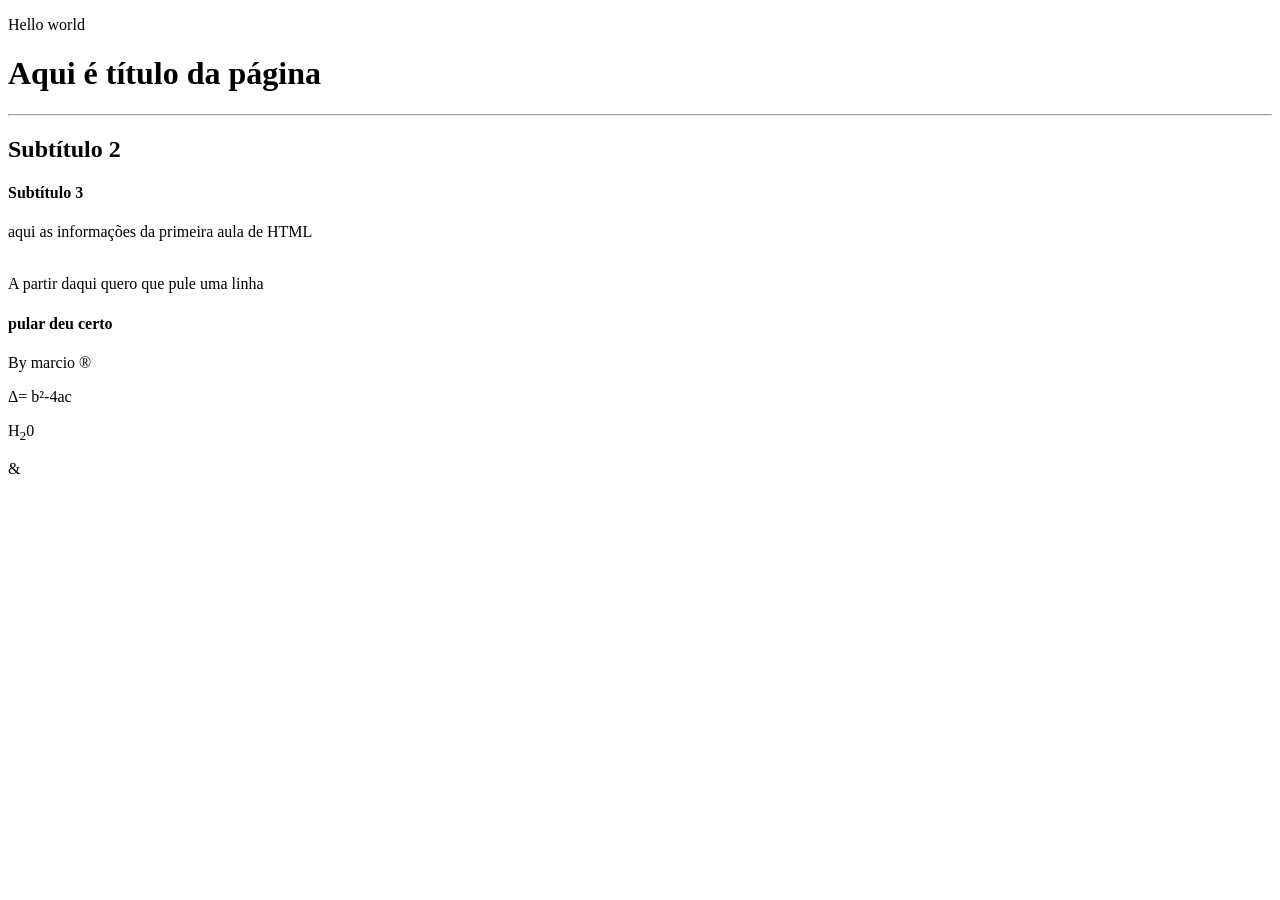
<file: Aula01/index.html>
<!DOCTYPE html>
<html lang="pt-br">
<head>
    <meta charset="UTF-8">
    <meta name="viewport" content="width=H, initial-scale=1.0">
    <title>Document</title>
</head>
<body>
      

    <p>Hello world </p>
    <h1>Aqui é título da página</h1>
    <hr>
    <h2>Subtítulo 2 </h2>
    <h4>Subtítulo 3 </h4>
    <p>aqui as informações da primeira aula de HTML</p>
        <br>
        A partir daqui quero que pule uma linha
        <br>
    <h4>pular deu certo</h4>
    <p> By marcio &reg</p>
     <p1>&Delta;</p1>= b²-4ac
     <p>H<sub>2</sub>0 <p></p>
      <p></p> &<div id="x1f60x"></div> <p></p>























       </body>
</html>
</file>
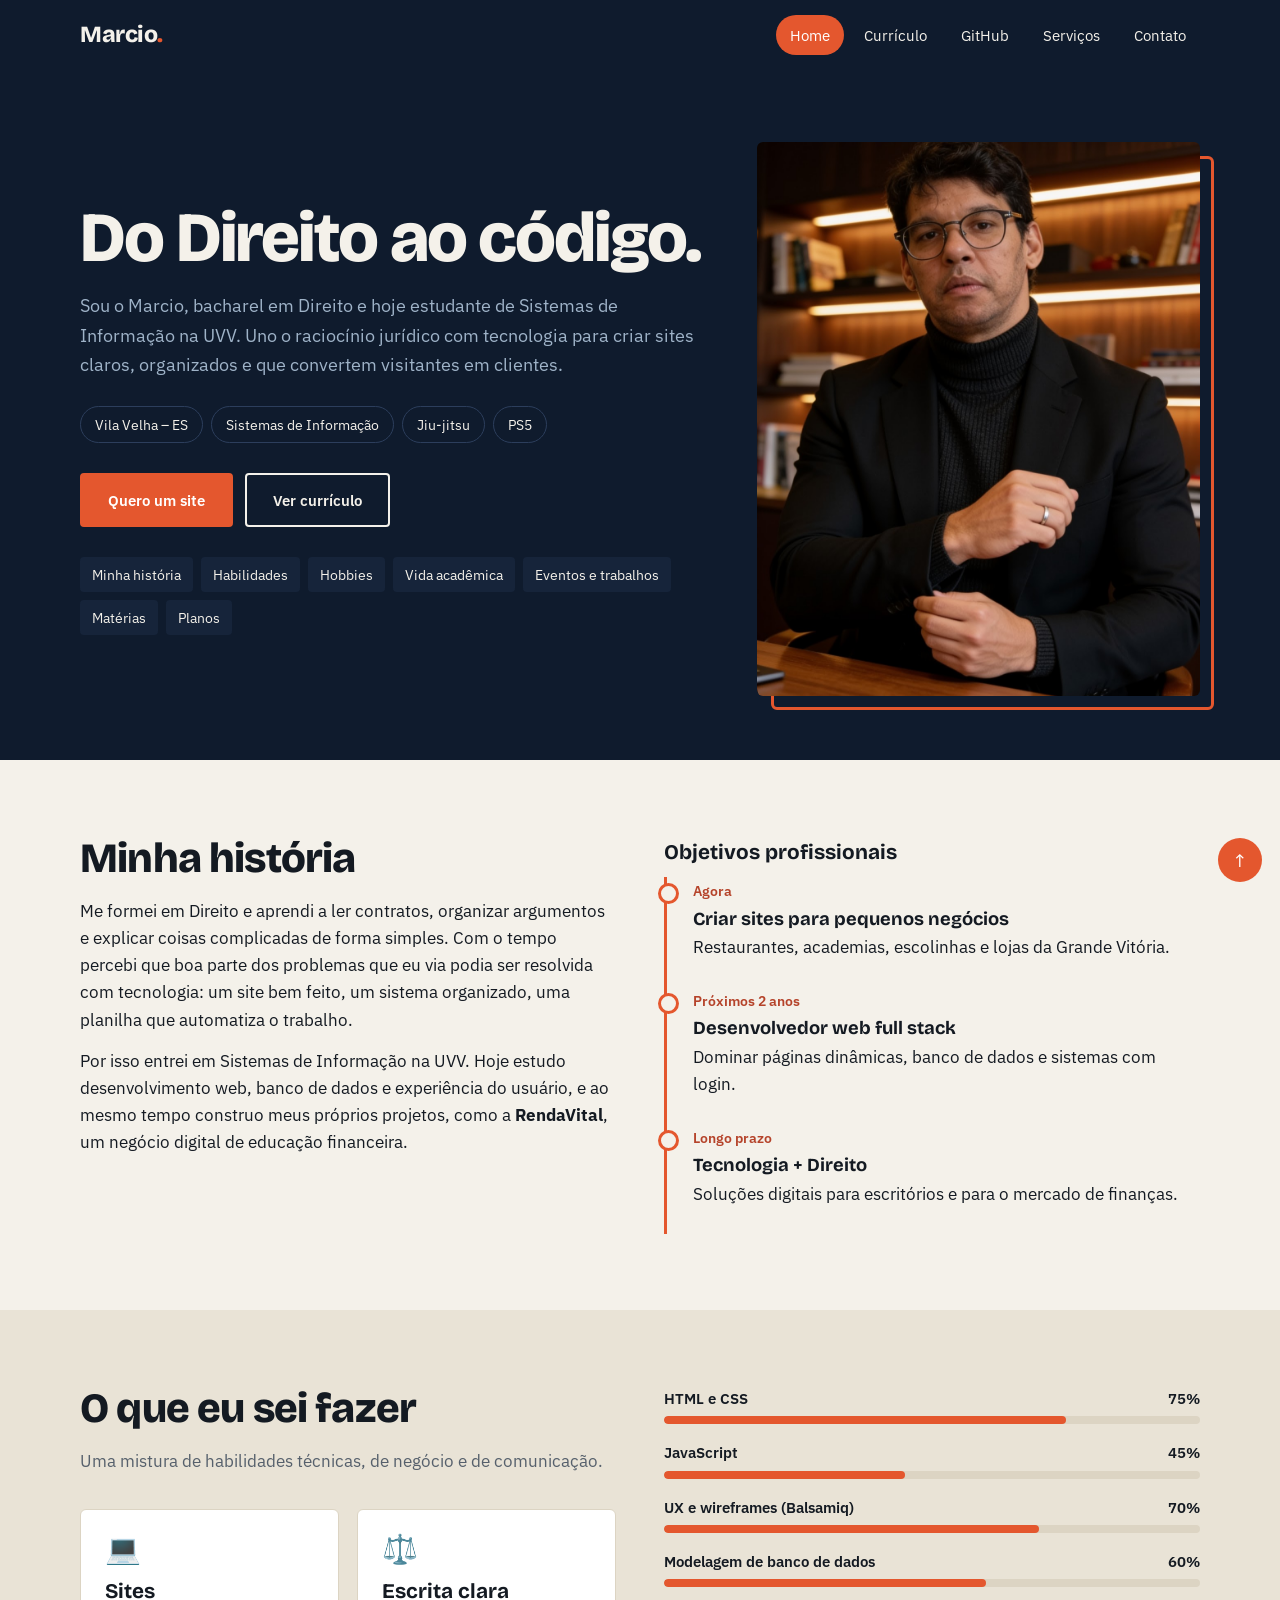
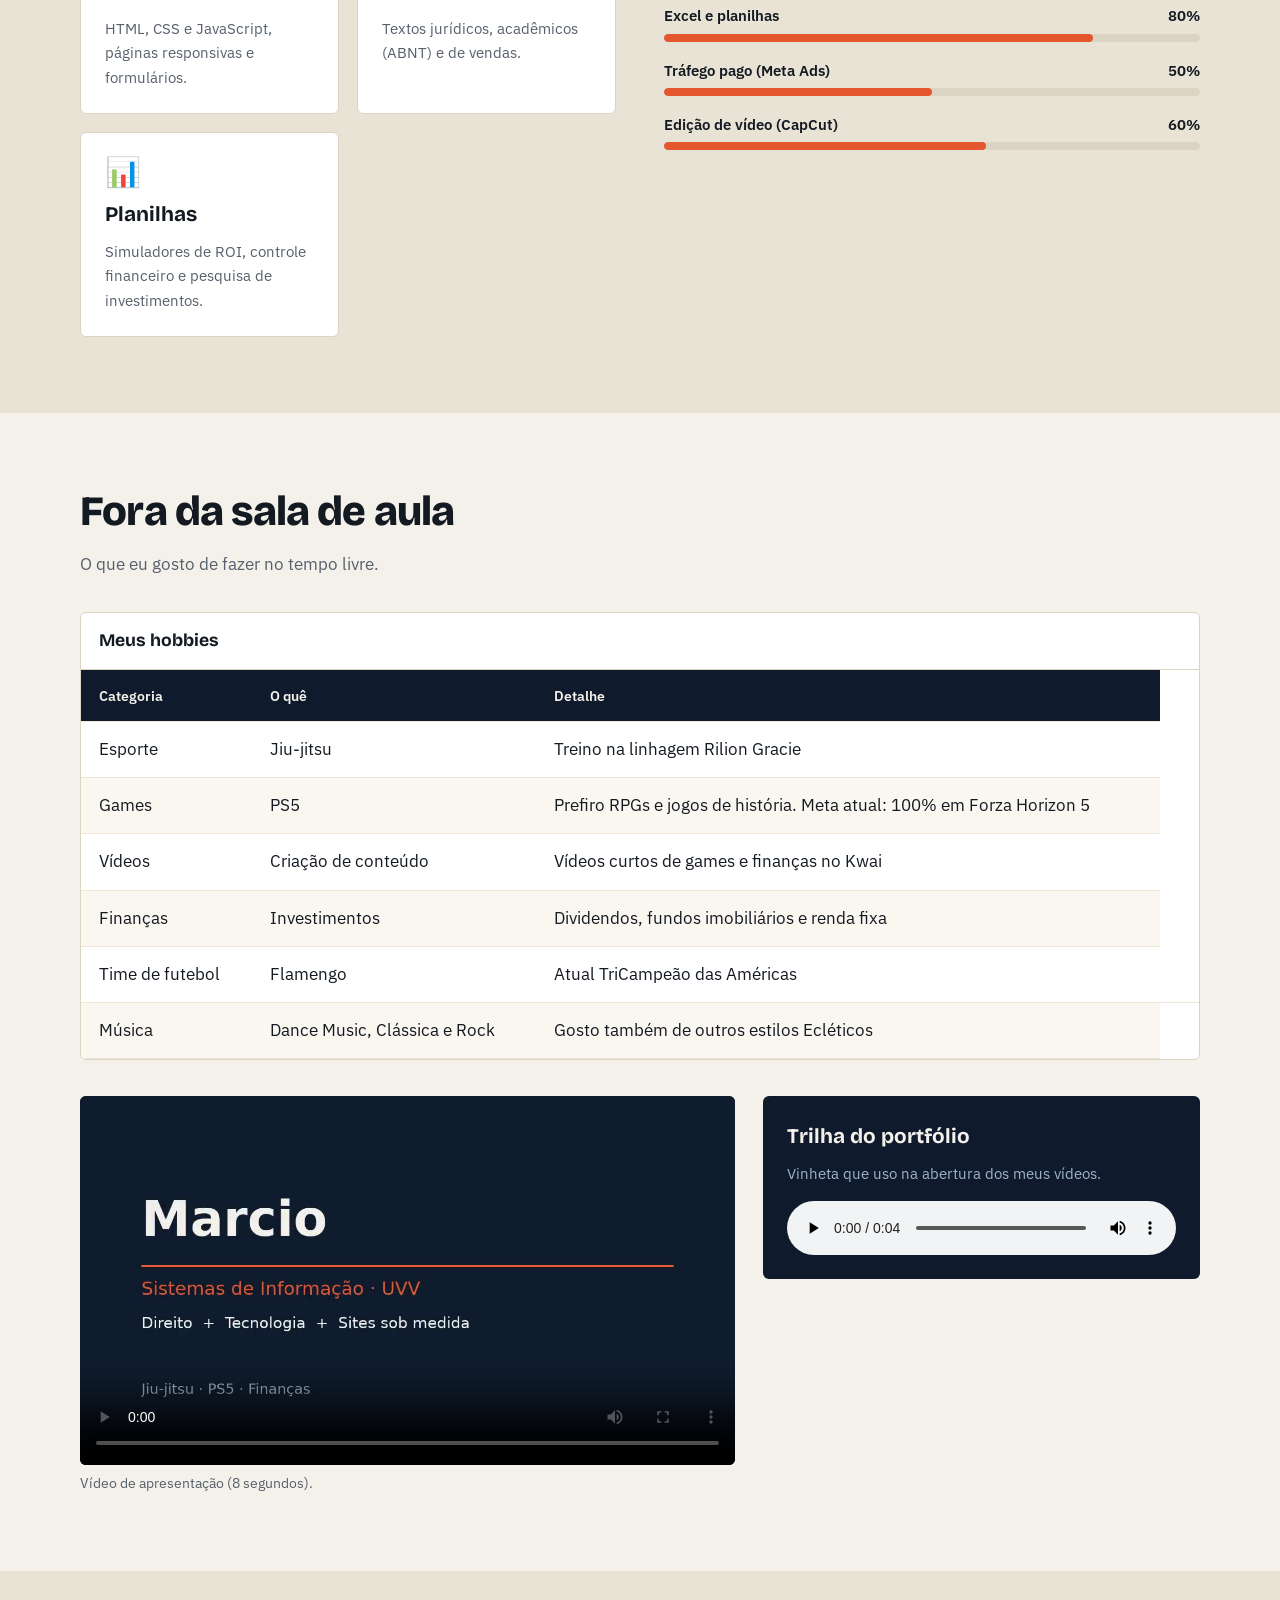
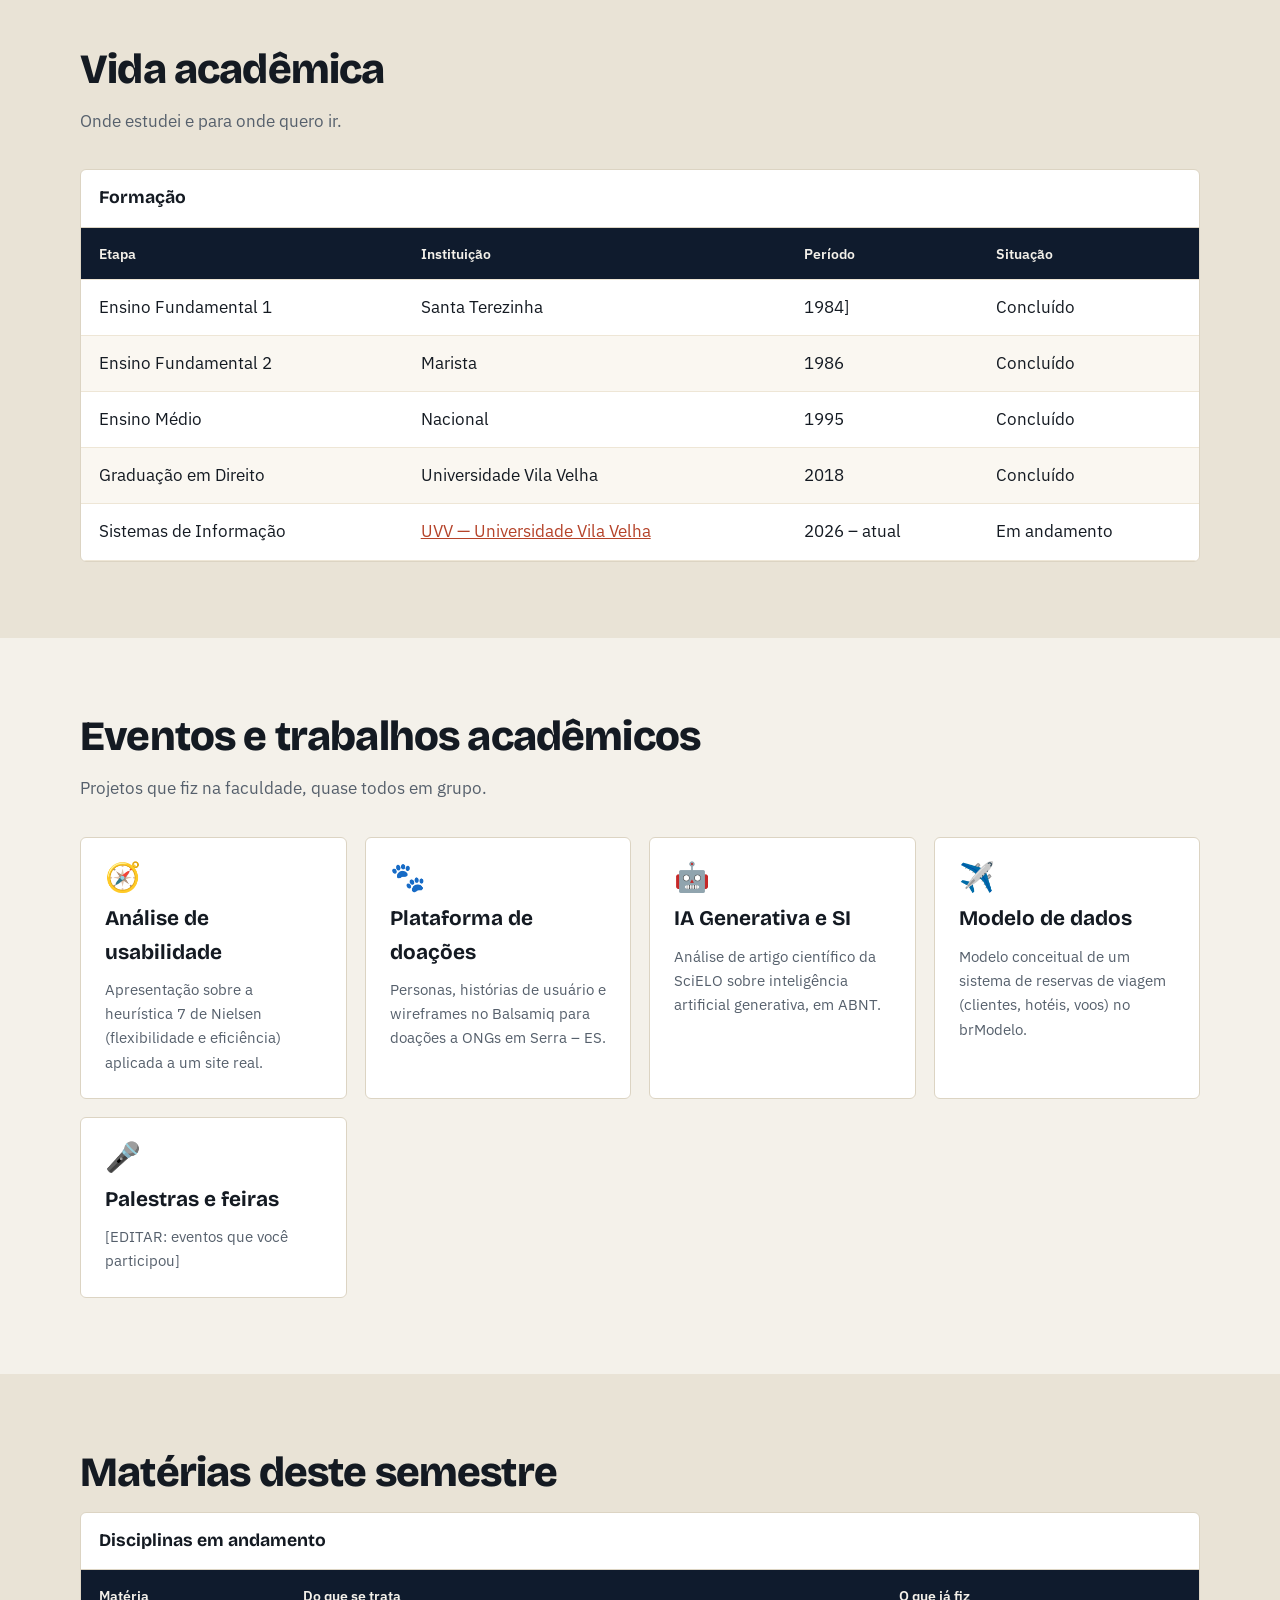
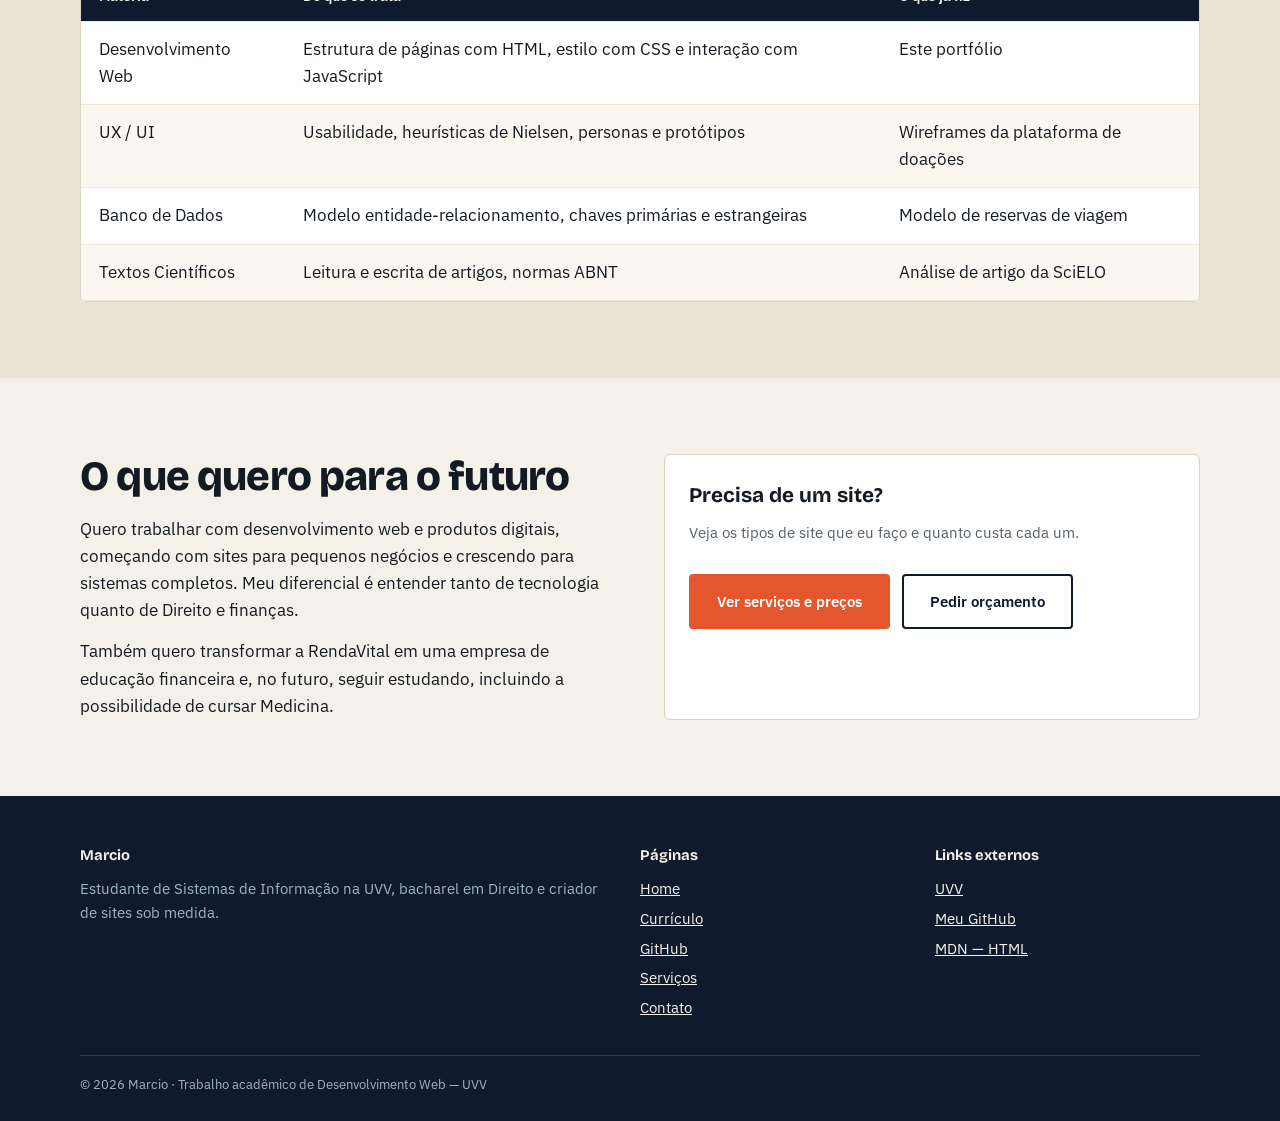
<file: landpagemarcio/index.html>
<!DOCTYPE html>
<html lang="pt-BR">
<head>
  <meta charset="UTF-8">
  <meta name="viewport" content="width=device-width, initial-scale=1.0">
  <meta name="description" content="Marcio — estudante de Sistemas de Informação na UVV. Portfólio, currículo e criação de sites.">
  <title>Home | Marcio</title>
  <link rel="preconnect" href="https://fonts.googleapis.com">
  <link rel="preconnect" href="https://fonts.gstatic.com" crossorigin>
  <link href="https://fonts.googleapis.com/css2?family=Bricolage+Grotesque:opsz,wght@12..96,700;12..96,800&family=IBM+Plex+Sans:wght@400;600&display=swap" rel="stylesheet">
  <link rel="stylesheet" href="css/style.css">
</head>
<body id="topo">
  <header class="topo">
    <div class="container">
      <a href="index.html" class="marca">Marcio<span>.</span></a>
      <input type="checkbox" id="menu-toggle">
      <label for="menu-toggle" class="menu-botao" aria-label="Abrir menu">☰</label>
      <nav class="menu" aria-label="Menu principal">
        <ul>
          <li><a href="index.html" class="ativo" aria-current="page">Home</a></li>
          <li><a href="curriculo.html">Currículo</a></li>
          <li><a href="github.html">GitHub</a></li>
          <li><a href="servicos.html">Serviços</a></li>
          <li><a href="contato.html">Contato</a></li>
        </ul>
      </nav>
    </div>
  </header>

  <main>
    <!-- 1a/1b: foto + história -->
    <section class="cabecalho hero">
      <div class="container">
        <div>
          <h1>Do Direito ao código.</h1>
          <p>Sou o Marcio, bacharel em Direito e hoje estudante de Sistemas de Informação na UVV. Uno o raciocínio jurídico com tecnologia para criar sites claros, organizados e que convertem visitantes em clientes.</p>
          <div class="selo"><span>Vila Velha – ES</span><span>Sistemas de Informação</span><span>Jiu-jitsu</span><span>PS5</span></div>
          <div class="acoes">
            <a href="servicos.html" class="botao">Quero um site</a>
            <a href="curriculo.html" class="botao linha">Ver currículo</a>
          </div>
          <nav class="indice" aria-label="Nesta página">
            <a href="#historia">Minha história</a>
            <a href="#habilidades">Habilidades</a>
            <a href="#hobbies">Hobbies</a>
            <a href="#academica">Vida acadêmica</a>
            <a href="#eventos">Eventos e trabalhos</a>
            <a href="#materias">Matérias</a>
            <a href="#futuro">Planos</a>
          </nav>
        </div>
        <figure class="foto">
          <img src="assets/img/foto.jpg" alt="Foto de Marcio">
        </figure>
      </div>
    </section>

    <section id="historia">
      <div class="container duas">
        <div>
          <h2>Minha história</h2>
          <p>Me formei em Direito e aprendi a ler contratos, organizar argumentos e explicar coisas complicadas de forma simples. Com o tempo percebi que boa parte dos problemas que eu via podia ser resolvida com tecnologia: um site bem feito, um sistema organizado, uma planilha que automatiza o trabalho.</p>
          <p>Por isso entrei em Sistemas de Informação na UVV. Hoje estudo desenvolvimento web, banco de dados e experiência do usuário, e ao mesmo tempo construo meus próprios projetos, como a <strong>RendaVital</strong>, um negócio digital de educação financeira.</p>
        </div>
        <div>
          <h3>Objetivos profissionais</h3>
          <ul class="timeline">
            <li><span class="quando">Agora</span><strong>Criar sites para pequenos negócios</strong>Restaurantes, academias, escolinhas e lojas da Grande Vitória.</li>
            <li><span class="quando">Próximos 2 anos</span><strong>Desenvolvedor web full stack</strong>Dominar páginas dinâmicas, banco de dados e sistemas com login.</li>
            <li><span class="quando">Longo prazo</span><strong>Tecnologia + Direito</strong>Soluções digitais para escritórios e para o mercado de finanças.</li>
          </ul>
        </div>
      </div>
    </section>

    <!-- 1c: habilidades -->
    <section class="alt" id="habilidades">
      <div class="container duas">
        <div>
          <h2>O que eu sei fazer</h2>
          <p class="intro">Uma mistura de habilidades técnicas, de negócio e de comunicação.</p>
          <div class="cards">
            <div class="card"><span class="icone">💻</span><h3>Sites</h3><p>HTML, CSS e JavaScript, páginas responsivas e formulários.</p></div>
            <div class="card"><span class="icone">⚖️</span><h3>Escrita clara</h3><p>Textos jurídicos, acadêmicos (ABNT) e de vendas.</p></div>
            <div class="card"><span class="icone">📊</span><h3>Planilhas</h3><p>Simuladores de ROI, controle financeiro e pesquisa de investimentos.</p></div>
          </div>
        </div>
        <ul class="habilidades" aria-label="Nível das habilidades">
          <li><span class="nome">HTML e CSS <span>75%</span></span><div class="barra"><span style="width:75%"></span></div></li>
          <li><span class="nome">JavaScript <span>45%</span></span><div class="barra"><span style="width:45%"></span></div></li>
          <li><span class="nome">UX e wireframes (Balsamiq) <span>70%</span></span><div class="barra"><span style="width:70%"></span></div></li>
          <li><span class="nome">Modelagem de banco de dados <span>60%</span></span><div class="barra"><span style="width:60%"></span></div></li>
          <li><span class="nome">Excel e planilhas <span>80%</span></span><div class="barra"><span style="width:80%"></span></div></li>
          <li><span class="nome">Tráfego pago (Meta Ads) <span>50%</span></span><div class="barra"><span style="width:50%"></span></div></li>
          <li><span class="nome">Edição de vídeo (CapCut) <span>60%</span></span><div class="barra"><span style="width:60%"></span></div></li>
        </ul>
      </div>
    </section>

    <!-- 1d: hobbies, esporte, música, vídeo, time -->
    <section id="hobbies">
      <div class="container">
        <h2>Fora da sala de aula</h2>
        <p class="intro">O que eu gosto de fazer no tempo livre.</p>
        <div class="tabela-wrap">
          <table>
            <caption>Meus hobbies</caption>
            <thead><tr><th>Categoria</th><th>O quê</th><th>Detalhe</th></tr></thead>
            <tbody>
              <tr><td>Esporte</td><td>Jiu-jitsu</td><td>Treino na linhagem Rilion Gracie</td></tr>
              <tr><td>Games</td><td>PS5</td><td>Prefiro RPGs e jogos de história. Meta atual: 100% em Forza Horizon 5</td></tr>
              <tr><td>Vídeos</td><td>Criação de conteúdo</td><td>Vídeos curtos de games e finanças no Kwai</td></tr>
              <tr><td>Finanças</td><td>Investimentos</td><td>Dividendos, fundos imobiliários e renda fixa</td></tr>
              <tr><td>Time de futebol</td><td>Flamengo</td><td>Atual TriCampeão das Américas<td></td></tr>
              <tr><td>Música</td><td>Dance Music, Clássica e Rock</td><td>Gosto também de outros estilos Ecléticos </td></tr>
            </tbody>
          </table>
        </div>
        <div class="midia" style="margin-top:36px">
          <div>
            <video controls preload="metadata" poster="assets/img/poster.jpg">
              <source src="assets/media/apresentacao.mp4" type="video/mp4">
              Seu navegador não suporta vídeo.
            </video>
            <p class="legenda">Vídeo de apresentação (8 segundos).</p>
          </div>
          <div class="player">
            <h3>Trilha do portfólio</h3>
            <p>Vinheta que uso na abertura dos meus vídeos.</p>
            <audio controls preload="metadata">
              <source src="assets/media/vinheta.mp3" type="audio/mpeg">
              Seu navegador não suporta áudio.
            </audio>
          </div>
        </div>
      </div>
    </section>

    <!-- 1e: vida acadêmica -->
    <section class="alt" id="academica">
      <div class="container">
        <h2>Vida acadêmica</h2>
        <p class="intro">Onde estudei e para onde quero ir.</p>
        <div class="tabela-wrap">
          <table>
            <caption>Formação</caption>
            <thead><tr><th>Etapa</th><th>Instituição</th><th>Período</th><th>Situação</th></tr></thead>
            <tbody>
              <tr><td>Ensino Fundamental 1</td><td>Santa Terezinha</td><td>1984]</td><td>Concluído</td></tr>
              <tr><td>Ensino Fundamental 2</td><td>Marista</td><td>1986</td><td>Concluído</td></tr>
              <tr><td>Ensino Médio</td><td>Nacional</td><td>1995</td><td>Concluído</td></tr>
              <tr><td>Graduação em Direito</td><td>Universidade Vila Velha</td><td>2018</td><td>Concluído</td></tr>
              <tr><td>Sistemas de Informação</td><td><a href="https://www.uvv.br/" target="_blank" rel="noopener">UVV — Universidade Vila Velha</a></td><td>2026 – atual</td><td>Em andamento</td></tr>
            </tbody>
          </table>
        </div>
      </div>
    </section>

    <!-- 1f: eventos e trabalhos -->
    <section id="eventos">
      <div class="container">
        <h2>Eventos e trabalhos acadêmicos</h2>
        <p class="intro">Projetos que fiz na faculdade, quase todos em grupo.</p>
        <div class="cards">
          <div class="card"><span class="icone">🧭</span><h3>Análise de usabilidade</h3><p>Apresentação sobre a heurística 7 de Nielsen (flexibilidade e eficiência) aplicada a um site real.</p></div>
          <div class="card"><span class="icone">🐾</span><h3>Plataforma de doações</h3><p>Personas, histórias de usuário e wireframes no Balsamiq para doações a ONGs em Serra – ES.</p></div>
          <div class="card"><span class="icone">🤖</span><h3>IA Generativa e SI</h3><p>Análise de artigo científico da SciELO sobre inteligência artificial generativa, em ABNT.</p></div>
          <div class="card"><span class="icone">✈️</span><h3>Modelo de dados</h3><p>Modelo conceitual de um sistema de reservas de viagem (clientes, hotéis, voos) no brModelo.</p></div>
          <div class="card"><span class="icone">🎤</span><h3>Palestras e feiras</h3><p>[EDITAR: eventos que você participou]</p></div>
        </div>
      </div>
    </section>

    <!-- 1g: matérias -->
    <section class="alt" id="materias">
      <div class="container">
        <h2>Matérias deste semestre</h2>
        <div class="tabela-wrap">
          <table>
            <caption>Disciplinas em andamento</caption>
            <thead><tr><th>Matéria</th><th>Do que se trata</th><th>O que já fiz</th></tr></thead>
            <tbody>
              <tr><td>Desenvolvimento Web</td><td>Estrutura de páginas com HTML, estilo com CSS e interação com JavaScript</td><td>Este portfólio</td></tr>
              <tr><td>UX / UI</td><td>Usabilidade, heurísticas de Nielsen, personas e protótipos</td><td>Wireframes da plataforma de doações</td></tr>
              <tr><td>Banco de Dados</td><td>Modelo entidade-relacionamento, chaves primárias e estrangeiras</td><td>Modelo de reservas de viagem</td></tr>
              <tr><td>Textos Científicos</td><td>Leitura e escrita de artigos, normas ABNT</td><td>Análise de artigo da SciELO</td></tr>
            </tbody>
          </table>
        </div>
      </div>
    </section>

    <!-- 1h: planos -->
    <section id="futuro">
      <div class="container duas">
        <div>
          <h2>O que quero para o futuro</h2>
          <p>Quero trabalhar com desenvolvimento web e produtos digitais, começando com sites para pequenos negócios e crescendo para sistemas completos. Meu diferencial é entender tanto de tecnologia quanto de Direito e finanças.</p>
          <p>Também quero transformar a RendaVital em uma empresa de educação financeira e, no futuro, seguir estudando, incluindo a possibilidade de cursar Medicina.</p>
        </div>
        <div class="card">
          <h3>Precisa de um site?</h3>
          <p>Veja os tipos de site que eu faço e quanto custa cada um.</p>
          <div class="acoes"><a href="servicos.html" class="botao">Ver serviços e preços</a><a href="contato.html" class="botao escuro">Pedir orçamento</a></div>
        </div>
      </div>
    </section>
  </main>

  <footer>
    <div class="container">
      <div>
        <h4>Marcio</h4>
        <p>Estudante de Sistemas de Informação na UVV, bacharel em Direito e criador de sites sob medida.</p>
      </div>
      <div>
        <h4>Páginas</h4>
        <ul>
          <li><a href="index.html">Home</a></li>
          <li><a href="curriculo.html">Currículo</a></li>
          <li><a href="github.html">GitHub</a></li>
          <li><a href="servicos.html">Serviços</a></li>
          <li><a href="contato.html">Contato</a></li>
        </ul>
      </div>
      <div>
        <h4>Links externos</h4>
        <ul>
          <li><a href="https://www.uvv.br/" target="_blank" rel="noopener">UVV</a></li>
          <li><a href="https://github.com/mrsvnte" target="_blank" rel="noopener">Meu GitHub</a></li>
          <li><a href="https://developer.mozilla.org/pt-BR/docs/Web/HTML" target="_blank" rel="noopener">MDN — HTML</a></li>
        </ul>
      </div>
      <p class="copy">© 2026 Marcio · Trabalho acadêmico de Desenvolvimento Web — UVV</p>
    </div>
  </footer>
  <a href="#topo" class="voltar-topo" aria-label="Voltar ao topo">↑</a>
  <script src="js/script.js"></script>
</body>
</html>
</file>
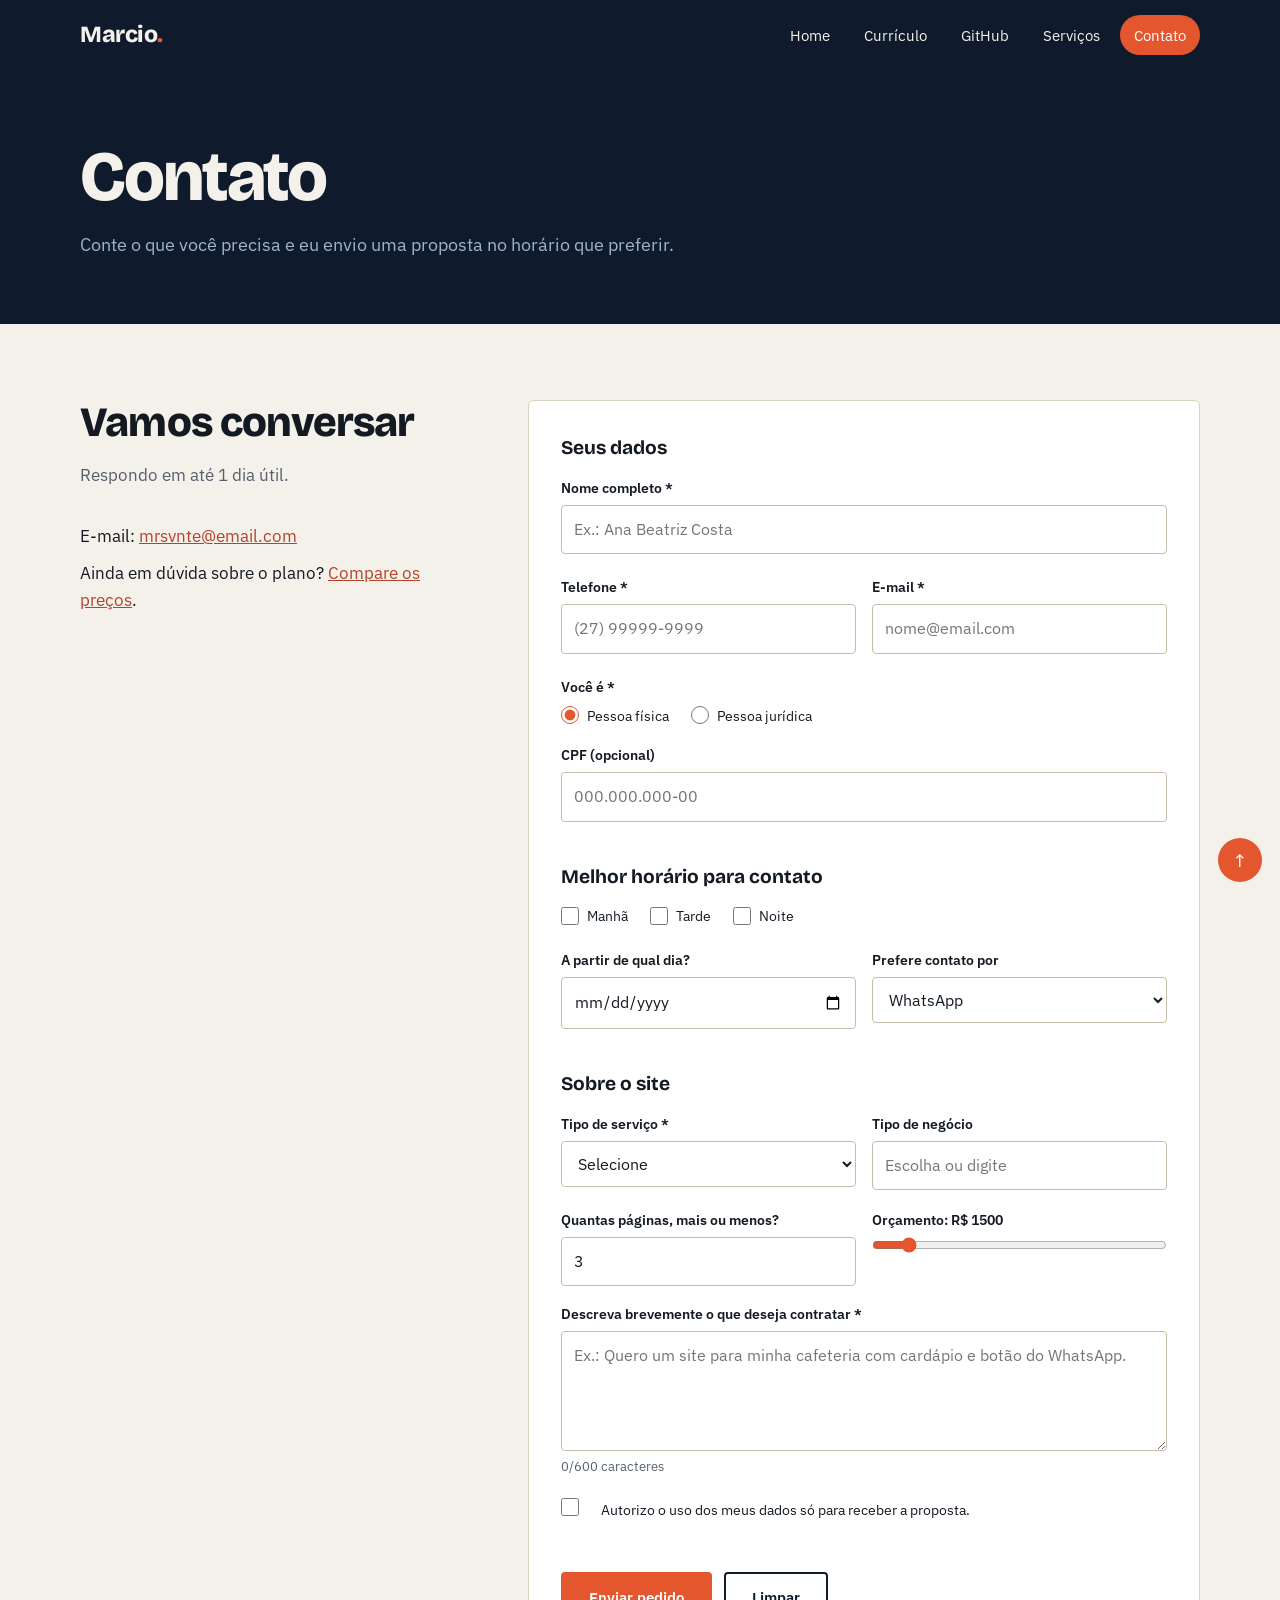
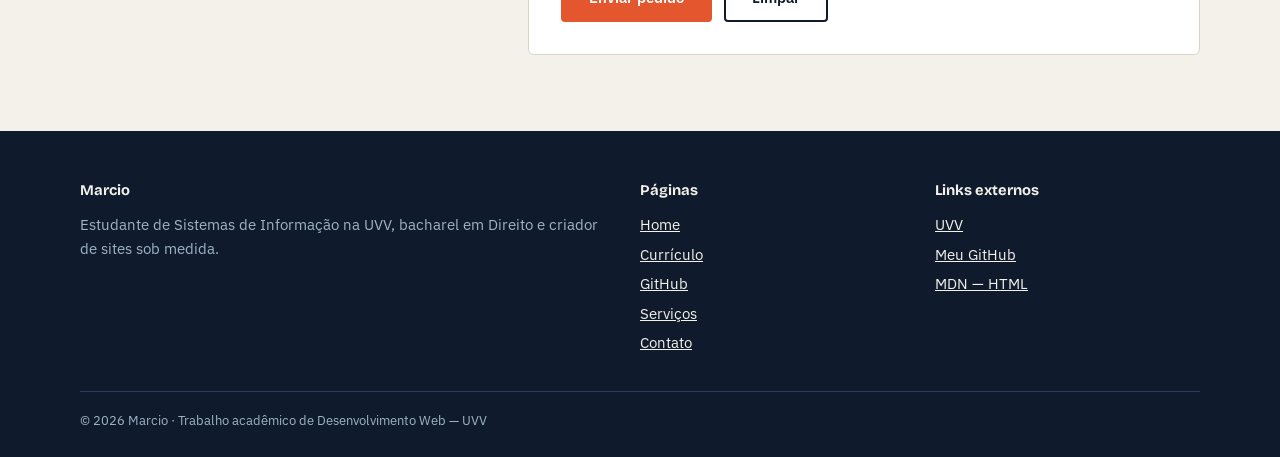
<file: landpagemarcio/contato.html>
<!DOCTYPE html>
<html lang="pt-BR">
<head>
  <meta charset="UTF-8">
  <meta name="viewport" content="width=device-width, initial-scale=1.0">
  <meta name="description" content="Marcio — estudante de Sistemas de Informação na UVV. Portfólio, currículo e criação de sites.">
  <title>Contato | Marcio</title>
  <link rel="preconnect" href="https://fonts.googleapis.com">
  <link rel="preconnect" href="https://fonts.gstatic.com" crossorigin>
  <link href="https://fonts.googleapis.com/css2?family=Bricolage+Grotesque:opsz,wght@12..96,700;12..96,800&family=IBM+Plex+Sans:wght@400;600&display=swap" rel="stylesheet">
  <link rel="stylesheet" href="css/style.css">
</head>
<body id="topo">
  <header class="topo">
    <div class="container">
      <a href="index.html" class="marca">Marcio<span>.</span></a>
      <input type="checkbox" id="menu-toggle">
      <label for="menu-toggle" class="menu-botao" aria-label="Abrir menu">☰</label>
      <nav class="menu" aria-label="Menu principal">
        <ul>
          <li><a href="index.html">Home</a></li>
          <li><a href="curriculo.html">Currículo</a></li>
          <li><a href="github.html">GitHub</a></li>
          <li><a href="servicos.html">Serviços</a></li>
          <li><a href="contato.html" class="ativo" aria-current="page">Contato</a></li>
        </ul>
      </nav>
    </div>
  </header>

  <main>
    <section class="cabecalho">
      <div class="container">
        <h1>Contato</h1>
        <p>Conte o que você precisa e eu envio uma proposta no horário que preferir.</p>
      </div>
    </section>

    <section>
      <div class="container contato-grid">
        <div>
          <h2>Vamos conversar</h2>
          <p class="intro">Respondo em até 1 dia útil.</p>
          <p>E-mail: <a href="mailto:mrsvnte@email.com">mrsvnte@email.com</a></p>
          <p style="margin-top:10px">Ainda em dúvida sobre o plano? <a href="servicos.html#estaticos">Compare os preços</a>.</p>
        </div>

        <form id="form-contato" novalidate>
          <fieldset>
            <legend>Seus dados</legend>
            <div class="campo">
              <label for="nome">Nome completo *</label>
              <input type="text" id="nome" name="nome" placeholder="Ex.: Ana Beatriz Costa" autocomplete="name">
              <span class="erro-msg"></span>
            </div>
            <div class="linha2">
              <div class="campo">
                <label for="telefone">Telefone *</label>
                <input type="tel" id="telefone" name="telefone" placeholder="(27) 99999-9999" autocomplete="tel">
                <span class="erro-msg"></span>
              </div>
              <div class="campo">
                <label for="email">E-mail *</label>
                <input type="email" id="email" name="email" placeholder="nome@email.com" autocomplete="email">
                <span class="erro-msg"></span>
              </div>
            </div>
            <div class="campo">
              <span class="rotulo">Você é *</span>
              <div class="opcoes">
                <label><input type="radio" name="tipo_pessoa" value="fisica" checked> Pessoa física</label>
                <label><input type="radio" name="tipo_pessoa" value="juridica"> Pessoa jurídica</label>
              </div>
            </div>
            <div class="campo">
              <label for="documento" id="label-documento">CPF (opcional)</label>
              <input type="text" id="documento" name="documento" placeholder="000.000.000-00">
            </div>
          </fieldset>

          <fieldset>
            <legend>Melhor horário para contato</legend>
            <div class="campo">
              <div class="opcoes">
                <label><input type="checkbox" name="horario" value="manha"> Manhã</label>
                <label><input type="checkbox" name="horario" value="tarde"> Tarde</label>
                <label><input type="checkbox" name="horario" value="noite"> Noite</label>
              </div>
              <span class="erro-msg" id="erro-horario"></span>
            </div>
            <div class="linha2">
              <div class="campo">
                <label for="data">A partir de qual dia?</label>
                <input type="date" id="data" name="data">
              </div>
              <div class="campo">
                <label for="meio">Prefere contato por</label>
                <select id="meio" name="meio">
                  <option>WhatsApp</option><option>Ligação</option><option>E-mail</option>
                </select>
              </div>
            </div>
          </fieldset>

          <fieldset>
            <legend>Sobre o site</legend>
            <div class="linha2">
              <div class="campo">
                <label for="servico">Tipo de serviço *</label>
                <select id="servico" name="servico">
                  <option value="">Selecione</option>
                  <option value="estatico-1-2">Site estático — 1 a 2 páginas</option>
                  <option value="estatico-3-5">Site estático — 3 a 5 páginas</option>
                  <option value="estatico-5mais">Site estático — mais de 5 páginas</option>
                  <option value="dinamico">Site dinâmico</option>
                  <option value="avancado">Site super avançado</option>
                  <option value="nao-sei">Não sei, quero ajuda</option>
                </select>
                <span class="erro-msg"></span>
              </div>
              <div class="campo">
                <label for="negocio">Tipo de negócio</label>
                <input type="text" id="negocio" name="negocio" list="lista-negocios" placeholder="Escolha ou digite">
                <datalist id="lista-negocios">
                  <option value="Restaurante"><option value="Academia"><option value="Livraria"><option value="Cafeteria"><option value="Escolinha de futebol"><option value="Escolinha de vôlei">
                </datalist>
              </div>
            </div>
            <div class="linha2">
              <div class="campo">
                <label for="paginas">Quantas páginas, mais ou menos?</label>
                <input type="number" id="paginas" name="paginas" min="1" max="50" value="3">
              </div>
              <div class="campo">
                <label for="orcamento">Orçamento: R$ <output id="orcamento-valor">1500</output></label>
                <input type="range" id="orcamento" name="orcamento" min="500" max="10000" step="100" value="1500">
              </div>
            </div>
            <div class="campo">
              <label for="descricao">Descreva brevemente o que deseja contratar *</label>
              <textarea id="descricao" name="descricao" maxlength="600" placeholder="Ex.: Quero um site para minha cafeteria com cardápio e botão do WhatsApp."></textarea>
              <span class="ajuda"><span id="contador">0</span>/600 caracteres</span>
              <span class="erro-msg"></span>
            </div>
            <div class="campo">
              <label class="opcoes"><input type="checkbox" id="aceite" name="aceite"> <span style="font-weight:400">Autorizo o uso dos meus dados só para receber a proposta.</span></label>
              <span class="erro-msg"></span>
            </div>
          </fieldset>

          <div class="acoes" style="margin-top:0">
            <button type="submit" class="botao">Enviar pedido</button>
            <button type="reset" class="botao escuro">Limpar</button>
          </div>
          <div class="sucesso" id="sucesso" role="status"></div>
        </form>
      </div>
    </section>
  </main>

  <footer>
    <div class="container">
      <div>
        <h4>Marcio</h4>
        <p>Estudante de Sistemas de Informação na UVV, bacharel em Direito e criador de sites sob medida.</p>
      </div>
      <div>
        <h4>Páginas</h4>
        <ul>
          <li><a href="index.html">Home</a></li>
          <li><a href="curriculo.html">Currículo</a></li>
          <li><a href="github.html">GitHub</a></li>
          <li><a href="servicos.html">Serviços</a></li>
          <li><a href="contato.html">Contato</a></li>
        </ul>
      </div>
      <div>
        <h4>Links externos</h4>
        <ul>
          <li><a href="https://www.uvv.br/" target="_blank" rel="noopener">UVV</a></li>
          <li><a href="https://github.com/mrsvnte" target="_blank" rel="noopener">Meu GitHub</a></li>
          <li><a href="https://developer.mozilla.org/pt-BR/docs/Web/HTML" target="_blank" rel="noopener">MDN — HTML</a></li>
        </ul>
      </div>
      <p class="copy">© 2026 Marcio · Trabalho acadêmico de Desenvolvimento Web — UVV</p>
    </div>
  </footer>
  <a href="#topo" class="voltar-topo" aria-label="Voltar ao topo">↑</a>
  <script src="js/script.js"></script>
</body>
</html>
</file>
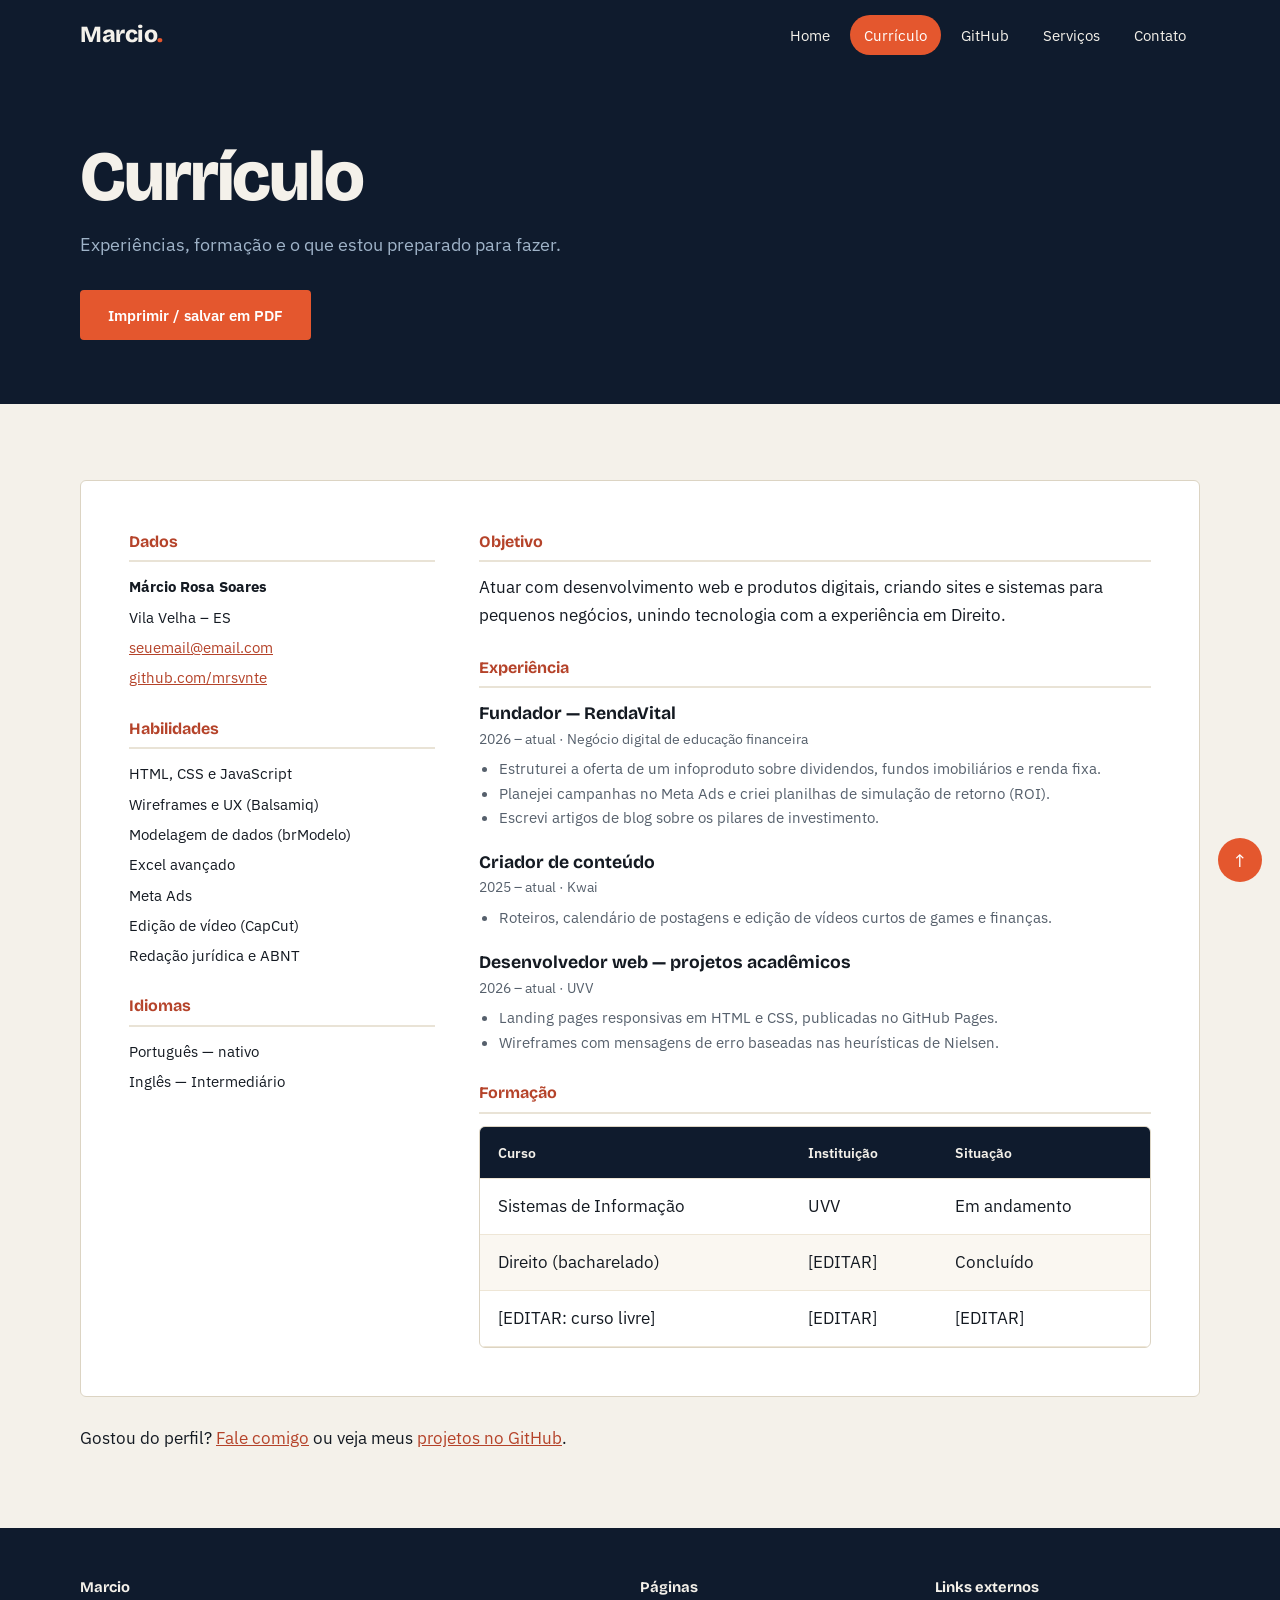
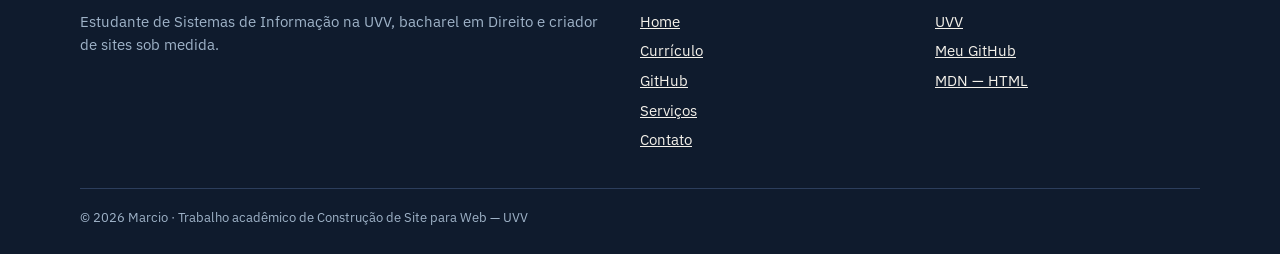
<file: landpagemarcio/curriculo.html>
<!DOCTYPE html>
<html lang="pt-BR">
<head>
  <meta charset="UTF-8">
  <meta name="viewport" content="width=device-width, initial-scale=1.0">
  <meta name="description" content="Marcio — estudante de Sistemas de Informação na UVV. Portfólio, currículo e criação de sites.">
  <title>Currículo | Marcio</title>
  <link rel="preconnect" href="https://fonts.googleapis.com">
  <link rel="preconnect" href="https://fonts.gstatic.com" crossorigin>
  <link href="https://fonts.googleapis.com/css2?family=Bricolage+Grotesque:opsz,wght@12..96,700;12..96,800&family=IBM+Plex+Sans:wght@400;600&display=swap" rel="stylesheet">
  <style>
/* ===== Portfólio Marcio — folha de estilo ===== */
:root {
  --navy: #0f1b2d;
  --navy-2: #16243a;
  --navy-3: #2c3e5c;
  --creme: #f4f1ea;
  --creme-2: #e9e3d6;
  --tinta: #141a22;
  --cinza: #56606c;
  --coral: #e4572e;
  --coral-escuro: #b5432a;
  --azul-claro: #9fb3c8;
  --erro: #b3261e;
  --titulo: 'Bricolage Grotesque', 'Segoe UI', Arial, sans-serif;
  --texto: 'IBM Plex Sans', 'Segoe UI', Arial, sans-serif;
  --largura: 1120px;
}
* { box-sizing: border-box; margin: 0; padding: 0; }
html { scroll-behavior: smooth; scroll-padding-top: 84px; }
body { font-family: var(--texto); background: var(--creme); color: var(--tinta); line-height: 1.6; font-size: 17px; }
img, video, audio { max-width: 100%; display: block; }
a { color: var(--coral-escuro); }
a:hover { color: var(--navy); }
.container { width: min(var(--largura), 100% - 40px); margin-inline: auto; }

/* ---------- Menu ---------- */
.topo { position: sticky; top: 0; z-index: 20; background: var(--navy); }
.topo .container { height: 70px; display: flex; align-items: center; justify-content: space-between; }
.marca { font-family: var(--titulo); font-weight: 800; font-size: 1.45rem; color: var(--creme); text-decoration: none; letter-spacing: -.02em; }
.marca span { color: var(--coral); }
.menu ul { list-style: none; display: flex; gap: 6px; }
.menu a { display: block; color: var(--creme); text-decoration: none; padding: 8px 14px; border-radius: 999px; font-size: .95rem; }
.menu a:hover { background: var(--navy-3); color: var(--creme); }
.menu a.ativo { background: var(--coral); color: #fff; }
#menu-toggle, .menu-botao { display: none; }

/* ---------- Cabeçalho de página ---------- */
.cabecalho { background: var(--navy); color: var(--creme); padding: 72px 0 64px; }
.cabecalho h1 { font-family: var(--titulo); font-weight: 800; font-size: clamp(2.4rem, 6vw, 4.4rem); line-height: 1; letter-spacing: -.03em; }
.cabecalho p { color: var(--azul-claro); font-size: 1.15rem; margin-top: 18px; max-width: 38em; }

/* Hero da home com foto */
.hero .container { display: grid; grid-template-columns: 1.4fr 1fr; gap: 56px; align-items: center; }
.hero .foto { position: relative; }
.hero .foto img { width: 100%; aspect-ratio: 4/5; object-fit: cover; border-radius: 6px; }
.hero .foto::after { content: ''; position: absolute; inset: 14px -14px -14px 14px; border: 3px solid var(--coral); border-radius: 6px; z-index: -1; }
.hero .foto { z-index: 0; }
.selo { display: inline-flex; flex-wrap: wrap; gap: 8px; margin-top: 26px; }
.selo span { border: 1px solid var(--navy-3); color: var(--creme); padding: 6px 14px; border-radius: 999px; font-size: .9rem; }

/* ---------- Seções ---------- */
section { padding: 76px 0; }
.alt { background: var(--creme-2); }
h2 { font-family: var(--titulo); font-weight: 800; font-size: clamp(1.8rem, 3.6vw, 2.6rem); letter-spacing: -.02em; line-height: 1.1; margin-bottom: 16px; }
h3 { font-family: var(--titulo); font-weight: 700; font-size: 1.3rem; margin-bottom: 8px; }
.intro { color: var(--cinza); max-width: 42em; margin-bottom: 34px; }
.duas { display: grid; grid-template-columns: 1fr 1fr; gap: 48px; }
.duas p + p { margin-top: 14px; }

/* Índice ancorado da home */
.indice { display: flex; flex-wrap: wrap; gap: 8px; margin-top: 30px; }
.indice a { color: var(--creme); text-decoration: none; font-size: .9rem; padding: 6px 12px; background: var(--navy-2); border-radius: 4px; }
.indice a:hover { background: var(--coral); color: #fff; }

/* Cartões */
.cards { display: grid; grid-template-columns: repeat(auto-fit, minmax(230px, 1fr)); gap: 18px; }
.card { background: #fff; border: 1px solid #dcd4c3; border-radius: 6px; padding: 24px; }
.card .icone { font-size: 1.8rem; line-height: 1; margin-bottom: 12px; display: block; }
.card p { color: var(--cinza); font-size: .95rem; }

/* Barras de habilidade */
.habilidades { list-style: none; }
.habilidades li { margin-bottom: 16px; }
.habilidades .nome { display: flex; justify-content: space-between; font-size: .95rem; font-weight: 600; }
.barra { height: 8px; background: #dcd4c3; border-radius: 99px; overflow: hidden; margin-top: 6px; }
.barra span { display: block; height: 100%; background: var(--coral); border-radius: 99px; }

/* Linha do tempo (sequência real) */
.timeline { list-style: none; border-left: 3px solid var(--coral); padding-left: 26px; }
.timeline li { position: relative; padding-bottom: 26px; }
.timeline li::before { content: ''; position: absolute; left: -35px; top: 6px; width: 15px; height: 15px; border-radius: 50%; background: var(--creme); border: 3px solid var(--coral); }
.timeline .quando { font-size: .85rem; color: var(--coral-escuro); font-weight: 600; }
.timeline strong { display: block; font-family: var(--titulo); font-size: 1.15rem; }

/* ---------- Tabelas ---------- */
.tabela-wrap { overflow-x: auto; border-radius: 6px; border: 1px solid #dcd4c3; background: #fff; }
table { width: 100%; border-collapse: collapse; min-width: 620px; }
caption { text-align: left; padding: 14px 18px; font-family: var(--titulo); font-weight: 700; font-size: 1.1rem; border-bottom: 1px solid #dcd4c3; }
th, td { padding: 14px 18px; text-align: left; vertical-align: top; border-bottom: 1px solid #eee6d6; }
thead th { background: var(--navy); color: var(--creme); font-weight: 600; font-size: .9rem; }
tbody tr:nth-child(even) { background: #faf7f1; }
tbody tr:hover { background: #fdeee8; }
.preco { font-family: var(--titulo); font-weight: 800; font-size: 1.25rem; color: var(--coral-escuro); white-space: nowrap; }
tr.destaque { outline: 2px solid var(--coral); outline-offset: -2px; }
.tag { display: inline-block; font-size: .78rem; background: var(--coral); color: #fff; padding: 2px 8px; border-radius: 99px; margin-left: 6px; vertical-align: middle; }

/* ---------- Mídia ---------- */
.midia { display: grid; grid-template-columns: 1.5fr 1fr; gap: 28px; align-items: start; }
.midia video { width: 100%; border-radius: 6px; background: var(--navy); }
.player { background: var(--navy); color: var(--creme); border-radius: 6px; padding: 24px; }
.player p { color: var(--azul-claro); font-size: .92rem; margin: 6px 0 16px; }
.player audio { width: 100%; }
.legenda { font-size: .85rem; color: var(--cinza); margin-top: 8px; }

/* ---------- Botões ---------- */
.botao { display: inline-block; padding: 13px 26px; border-radius: 4px; font-weight: 600; text-decoration: none; border: 2px solid var(--coral); background: var(--coral); color: #fff; cursor: pointer; font-family: var(--texto); font-size: .95rem; }
.botao:hover { background: var(--coral-escuro); border-color: var(--coral-escuro); color: #fff; }
.botao.linha { background: transparent; color: var(--creme); border-color: var(--creme); }
.botao.linha:hover { background: var(--creme); color: var(--navy); }
.botao.escuro { background: transparent; color: var(--navy); border-color: var(--navy); }
.botao.escuro:hover { background: var(--navy); color: var(--creme); }
.acoes { display: flex; flex-wrap: wrap; gap: 12px; margin-top: 30px; }

/* ---------- Currículo ---------- */
.cv { background: #fff; border: 1px solid #dcd4c3; border-radius: 6px; padding: 48px; display: grid; grid-template-columns: 1fr 2.2fr; gap: 44px; }
.cv aside h3, .cv .bloco h3 { font-size: 1rem; text-transform: none; color: var(--coral-escuro); border-bottom: 2px solid var(--creme-2); padding-bottom: 6px; margin: 26px 0 12px; }
.cv aside h3:first-child, .cv .bloco:first-child h3 { margin-top: 0; }
.cv ul { list-style: none; }
.cv aside li { margin-bottom: 6px; font-size: .95rem; }
.cv .exp { margin-bottom: 20px; }
.cv .exp strong { font-family: var(--titulo); font-size: 1.1rem; }
.cv .exp .periodo { font-size: .85rem; color: var(--cinza); display: block; }
.cv .exp ul { list-style: disc; margin: 6px 0 0 20px; color: var(--cinza); font-size: .95rem; }

/* ---------- GitHub ---------- */
.github-card { display: grid; grid-template-columns: 1.4fr 1fr; gap: 40px; align-items: center; }
.github-card img { border-radius: 10px; box-shadow: 0 18px 40px rgba(15,27,45,.25); }

/* ---------- Formulário ---------- */
.contato-grid { display: grid; grid-template-columns: 1fr 1.7fr; gap: 52px; }
form { background: #fff; border: 1px solid #dcd4c3; border-radius: 6px; padding: 32px; }
fieldset { border: none; margin-bottom: 24px; }
legend { font-family: var(--titulo); font-weight: 700; font-size: 1.2rem; margin-bottom: 12px; }
.linha2 { display: grid; grid-template-columns: 1fr 1fr; gap: 16px; }
.campo { display: flex; flex-direction: column; margin-bottom: 16px; }
label, .rotulo { font-size: .9rem; font-weight: 600; margin-bottom: 6px; }
input[type=text], input[type=tel], input[type=email], input[type=date], input[type=number], select, textarea {
  font: inherit; font-size: 1rem; padding: 11px 12px; border: 1px solid #c7bea9; border-radius: 4px; background: #fff; color: var(--tinta);
}
input:focus, select:focus, textarea:focus { outline: 2px solid var(--coral); outline-offset: 1px; border-color: var(--coral); }
textarea { min-height: 120px; resize: vertical; }
.opcoes { display: flex; flex-wrap: wrap; gap: 10px 22px; }
.opcoes label { font-weight: 400; display: flex; align-items: center; gap: 8px; margin: 0; cursor: pointer; }
input[type=radio], input[type=checkbox], input[type=range] { accent-color: var(--coral); }
input[type=radio], input[type=checkbox] { width: 18px; height: 18px; }
.ajuda { font-size: .82rem; color: var(--cinza); margin-top: 5px; }
.erro-msg { font-size: .85rem; color: var(--erro); margin-top: 5px; }
.campo.invalido input, .campo.invalido select, .campo.invalido textarea { border-color: var(--erro); }
.sucesso { display: none; margin-top: 18px; padding: 16px; border-left: 4px solid var(--coral); background: #fdeee8; }
.sucesso.mostrar { display: block; }

/* ---------- Rodapé ---------- */
footer { background: var(--navy); color: var(--azul-claro); padding: 48px 0 26px; font-size: .92rem; }
footer .container { display: grid; grid-template-columns: 2fr 1fr 1fr; gap: 30px; }
footer h4 { color: var(--creme); font-family: var(--titulo); margin-bottom: 10px; }
footer ul { list-style: none; }
footer li { margin: 6px 0; }
footer a { color: var(--creme); }
footer a:hover { color: var(--coral); }
.copy { grid-column: 1 / -1; border-top: 1px solid var(--navy-3); padding-top: 18px; font-size: .82rem; }
.voltar-topo { position: fixed; right: 18px; bottom: 18px; width: 44px; height: 44px; display: grid; place-items: center; background: var(--coral); color: #fff; text-decoration: none; border-radius: 50%; font-size: 1.2rem; z-index: 30; }
.voltar-topo:hover { background: var(--navy); color: #fff; }

/* ---------- Responsivo ---------- */
@media (max-width: 920px) {
  .hero .container, .duas, .midia, .github-card, .contato-grid, .cv { grid-template-columns: 1fr; gap: 32px; }
  .hero .foto { max-width: 340px; }
  .cv { padding: 28px; }
  footer .container { grid-template-columns: 1fr 1fr; }
}
@media (max-width: 720px) {
  body { font-size: 16px; }
  .menu-botao { display: block; color: var(--creme); font-size: 1.7rem; cursor: pointer; padding: 6px; }
  .menu { position: absolute; top: 70px; left: 0; right: 0; background: var(--navy); max-height: 0; overflow: hidden; transition: max-height .3s; }
  .menu ul { flex-direction: column; padding: 8px 16px 16px; }
  #menu-toggle:checked ~ .menu { max-height: 420px; }
  .cabecalho { padding: 48px 0 44px; }
  section { padding: 54px 0; }
  .linha2 { grid-template-columns: 1fr; gap: 0; }
  form { padding: 22px; }
  footer .container { grid-template-columns: 1fr; }
}

/* ---------- Impressão do currículo ---------- */
@media print {
  .topo, footer, .voltar-topo, .cabecalho, .nao-imprimir { display: none !important; }
  body { background: #fff; }
  section { padding: 0; }
  .cv { border: none; padding: 0; }
}

</style>
</head>
<body id="topo">
  <header class="topo">
    <div class="container">
      <a href="index.html" class="marca">Marcio<span>.</span></a>
      <input type="checkbox" id="menu-toggle">
      <label for="menu-toggle" class="menu-botao" aria-label="Abrir menu">☰</label>
      <nav class="menu" aria-label="Menu principal">
        <ul>
          <li><a href="index.html">Home</a></li>
          <li><a href="curriculo.html" class="ativo" aria-current="page">Currículo</a></li>
          <li><a href="github.html">GitHub</a></li>
          <li><a href="servicos.html">Serviços</a></li>
          <li><a href="contato.html">Contato</a></li>
        </ul>
      </nav>
    </div>
  </header>

  <main>
    <section class="cabecalho">
      <div class="container">
        <h1>Currículo</h1>
        <p>Experiências, formação e o que estou preparado para fazer.</p>
        <div class="acoes"><button class="botao" onclick="window.print()">Imprimir / salvar em PDF</button></div>
      </div>
    </section>

    <section>
      <div class="container">
        <article class="cv">
          <aside>
            <h3>Dados</h3>
            <ul>
              <li><strong>Márcio Rosa Soares</strong></li>
              <li>Vila Velha – ES</li>
              <li><a href="mailto:seuemail@email.com">seuemail@email.com</a></li>
              <li><a href="https://github.com/mrsvnte" target="_blank" rel="noopener">github.com/mrsvnte</a></li>
            </ul>
            <h3>Habilidades</h3>
            <ul>
              <li>HTML, CSS e JavaScript</li>
              <li>Wireframes e UX (Balsamiq)</li>
              <li>Modelagem de dados (brModelo)</li>
              <li>Excel avançado</li>
              <li>Meta Ads</li>
              <li>Edição de vídeo (CapCut)</li>
              <li>Redação jurídica e ABNT</li>
            </ul>
            <h3>Idiomas</h3>
            <ul>
              <li>Português — nativo</li>
              <li>Inglês — Intermediário</li>
            </ul>
          </aside>

          <div>
            <div class="bloco">
              <h3>Objetivo</h3>
              <p>Atuar com desenvolvimento web e produtos digitais, criando sites e sistemas para pequenos negócios, unindo tecnologia com a experiência em Direito.</p>
            </div>
            <div class="bloco">
              <h3>Experiência</h3>
              <div class="exp">
                <strong>Fundador — RendaVital</strong>
                <span class="periodo">2026 – atual · Negócio digital de educação financeira</span>
                <ul>
                  <li>Estruturei a oferta de um infoproduto sobre dividendos, fundos imobiliários e renda fixa.</li>
                  <li>Planejei campanhas no Meta Ads e criei planilhas de simulação de retorno (ROI).</li>
                  <li>Escrevi artigos de blog sobre os pilares de investimento.</li>
                </ul>
              </div>
              <div class="exp">
                <strong>Criador de conteúdo</strong>
                <span class="periodo">2025 – atual · Kwai</span>
                <ul>
                  <li>Roteiros, calendário de postagens e edição de vídeos curtos de games e finanças.</li>
                </ul>
              </div>
              <div class="exp">
                <strong>Desenvolvedor web — projetos acadêmicos</strong>
                <span class="periodo">2026 – atual · UVV</span>
                <ul>
                  <li>Landing pages responsivas em HTML e CSS, publicadas no GitHub Pages.</li>
                  <li>Wireframes com mensagens de erro baseadas nas heurísticas de Nielsen.</li>
                </ul>
              </div>
            </div>
            <div class="bloco">
              <h3>Formação</h3>
              <div class="tabela-wrap">
                <table>
                  <thead><tr><th>Curso</th><th>Instituição</th><th>Situação</th></tr></thead>
                  <tbody>
                    <tr><td>Sistemas de Informação</td><td>UVV</td><td>Em andamento</td></tr>
                    <tr><td>Direito (bacharelado)</td><td>[EDITAR]</td><td>Concluído</td></tr>
                    <tr><td>[EDITAR: curso livre]</td><td>[EDITAR]</td><td>[EDITAR]</td></tr>
                  </tbody>
                </table>
              </div>
            </div>
          </div>
        </article>
        <p class="nao-imprimir" style="margin-top:28px">Gostou do perfil? <a href="contato.html">Fale comigo</a> ou veja meus <a href="github.html">projetos no GitHub</a>.</p>
      </div>
    </section>
  </main>

  <footer>
    <div class="container">
      <div>
        <h4>Marcio</h4>
        <p>Estudante de Sistemas de Informação na UVV, bacharel em Direito e criador de sites sob medida.</p>
      </div>
      <div>
        <h4>Páginas</h4>
        <ul>
          <li><a href="index.html">Home</a></li>
          <li><a href="curriculo.html">Currículo</a></li>
          <li><a href="github.html">GitHub</a></li>
          <li><a href="servicos.html">Serviços</a></li>
          <li><a href="contato.html">Contato</a></li>
        </ul>
      </div>
      <div>
        <h4>Links externos</h4>
        <ul>
          <li><a href="https://www.uvv.br/" target="_blank" rel="noopener">UVV</a></li>
          <li><a href="https://github.com/mrsvnte" target="_blank" rel="noopener">Meu GitHub</a></li>
          <li><a href="https://developer.mozilla.org/pt-BR/docs/Web/HTML" target="_blank" rel="noopener">MDN — HTML</a></li>
        </ul>
      </div>
      <p class="copy">© 2026 Marcio · Trabalho acadêmico de Construção de Site para Web — UVV</p>
    </div>
  </footer>
  <a href="#topo" class="voltar-topo" aria-label="Voltar ao topo">↑</a>
  <script>
// ===== Menu: fecha no celular ao clicar em um link =====
document.querySelectorAll('.menu a').forEach(link => {
  link.addEventListener('click', () => {
    const toggle = document.getElementById('menu-toggle');
    if (toggle) toggle.checked = false;
  });
});

// ===== Formulário de contato (só existe em contato.html) =====
const form = document.getElementById('form-contato');
if (form) {
  const $ = id => document.getElementById(id);

  // Pré-seleciona o plano vindo da página de serviços (contato.html?plano=...)
  const plano = new URLSearchParams(location.search).get('plano');
  if (plano && $('servico').querySelector(`option[value="${plano}"]`)) $('servico').value = plano;

  // CPF ou CNPJ conforme o tipo de pessoa
  document.querySelectorAll('input[name="tipo_pessoa"]').forEach(r => r.addEventListener('change', () => {
    const pj = document.querySelector('input[name="tipo_pessoa"]:checked').value === 'juridica';
    $('label-documento').textContent = pj ? 'CNPJ (opcional)' : 'CPF (opcional)';
    $('documento').placeholder = pj ? '00.000.000/0000-00' : '000.000.000-00';
  }));

  // Valor do orçamento e contador de caracteres
  $('orcamento').addEventListener('input', e => { $('orcamento-valor').textContent = Number(e.target.value).toLocaleString('pt-BR'); });
  $('descricao').addEventListener('input', e => { $('contador').textContent = e.target.value.length; });

  function erro(campo, msg) {
    const bloco = campo.closest('.campo');
    bloco.classList.toggle('invalido', !!msg);
    const span = bloco.querySelector('.erro-msg');
    if (span) span.textContent = msg || '';
    return !msg;
  }

  function validar() {
    let ok = true;
    ok &= erro($('nome'), $('nome').value.trim().split(/\s+/).length < 2 ? 'Digite nome e sobrenome.' : '');
    ok &= erro($('telefone'), $('telefone').value.replace(/\D/g, '').length < 10 ? 'Digite o telefone com DDD. Ex.: (27) 99999-9999' : '');
    ok &= erro($('email'), /^[^\s@]+@[^\s@]+\.[^\s@]+$/.test($('email').value) ? '' : 'E-mail inválido. Ex.: nome@email.com');
    ok &= erro($('servico'), $('servico').value ? '' : 'Escolha o tipo de serviço.');
    ok &= erro($('descricao'), $('descricao').value.trim().length >= 15 ? '' : 'Conte um pouco mais (mínimo 15 caracteres).');
    ok &= erro($('aceite'), $('aceite').checked ? '' : 'Marque a autorização para eu poder responder.');
    const temHorario = document.querySelectorAll('input[name="horario"]:checked').length > 0;
    $('erro-horario').textContent = temHorario ? '' : 'Escolha pelo menos um horário.';
    return ok && temHorario;
  }

  form.addEventListener('submit', e => {
    e.preventDefault();
    const sucesso = $('sucesso');
    if (!validar()) {
      sucesso.classList.remove('mostrar');
      form.querySelector('.invalido input, .invalido select, .invalido textarea')?.focus();
      return;
    }
    const primeiroNome = $('nome').value.trim().split(' ')[0];
    sucesso.textContent = `Obrigado, ${primeiroNome}! Recebi seu pedido e vou enviar a proposta no horário escolhido.`;
    sucesso.classList.add('mostrar');
    form.reset();
    $('contador').textContent = '0';
    $('orcamento-valor').textContent = '1.500';
  });

  form.addEventListener('reset', () => {
    form.querySelectorAll('.campo').forEach(c => c.classList.remove('invalido'));
    form.querySelectorAll('.erro-msg').forEach(s => (s.textContent = ''));
  });
}

</script>
</body>
</html>
</file>
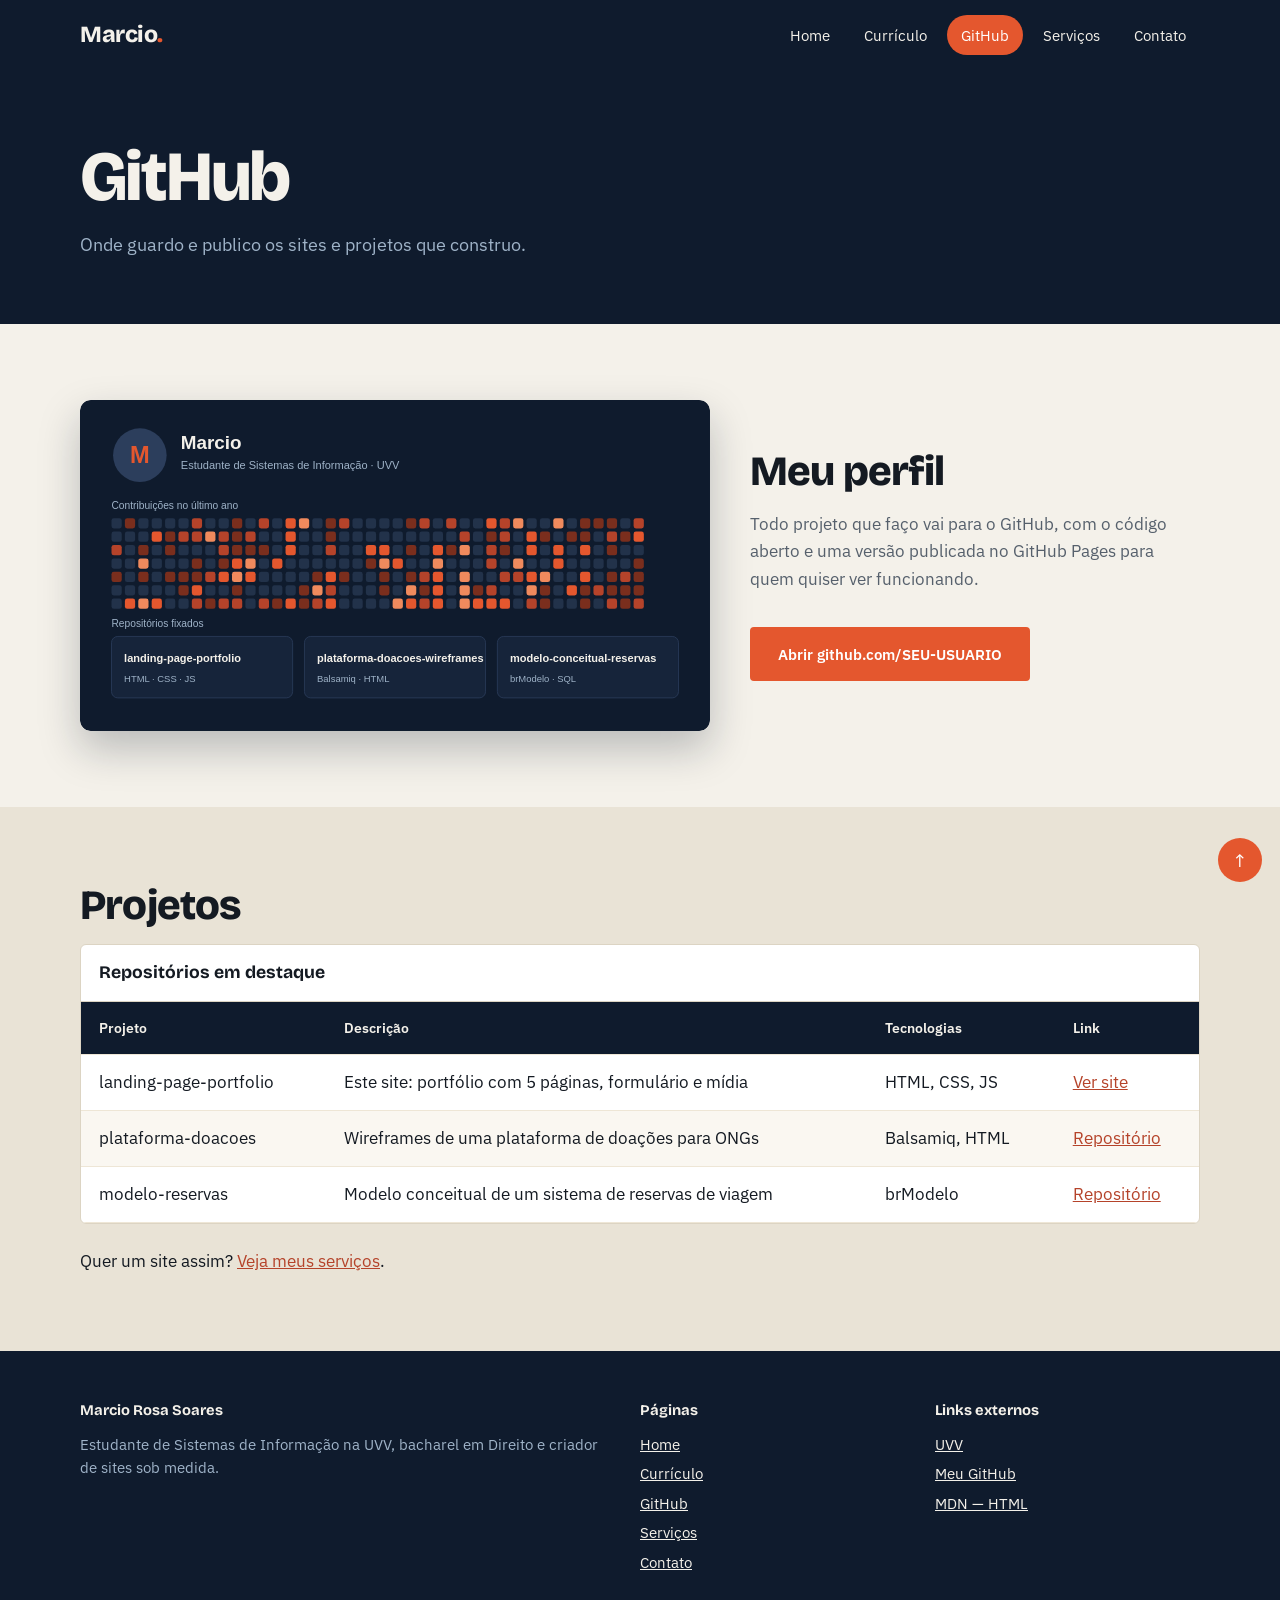
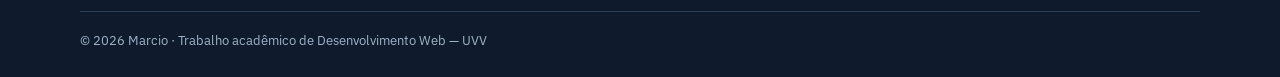
<file: landpagemarcio/github.html>
<!DOCTYPE html>
<html lang="pt-BR">
<head>
  <meta charset="UTF-8">
  <meta name="viewport" content="width=device-width, initial-scale=1.0">
  <meta name="description" content="Marcio — estudante de Sistemas de Informação na UVV. Portfólio, currículo e criação de sites.">
  <title>GitHub | Marcio</title>
  <link rel="preconnect" href="https://fonts.googleapis.com">
  <link rel="preconnect" href="https://fonts.gstatic.com" crossorigin>
  <link href="https://fonts.googleapis.com/css2?family=Bricolage+Grotesque:opsz,wght@12..96,700;12..96,800&family=IBM+Plex+Sans:wght@400;600&display=swap" rel="stylesheet">
  <link rel="stylesheet" href="css/style.css">
</head>
<body id="topo">
  <header class="topo">
    <div class="container">
      <a href="index.html" class="marca">Marcio<span>.</span></a>
      <input type="checkbox" id="menu-toggle">
      <label for="menu-toggle" class="menu-botao" aria-label="Abrir menu">☰</label>
      <nav class="menu" aria-label="Menu principal">
        <ul>
          <li><a href="index.html">Home</a></li>
          <li><a href="curriculo.html">Currículo</a></li>
          <li><a href="github.html" class="ativo" aria-current="page">GitHub</a></li>
          <li><a href="servicos.html">Serviços</a></li>
          <li><a href="contato.html">Contato</a></li>
        </ul>
      </nav>
    </div>
  </header>

  <main>
    <section class="cabecalho">
      <div class="container">
        <h1>GitHub</h1>
        <p>Onde guardo e publico os sites e projetos que construo.</p>
      </div>
    </section>

    <section>
      <div class="container github-card">
        <a href="https://github.com/SEU-USUARIO" target="_blank" rel="noopener">
          <img src="assets/img/github-perfil.svg" alt="Prévia do meu perfil no GitHub com repositórios fixados">
        </a>
        <div>
          <h2>Meu perfil</h2>
          <p class="intro">Todo projeto que faço vai para o GitHub, com o código aberto e uma versão publicada no GitHub Pages para quem quiser ver funcionando.</p>
          <a href="https://github.com/SEU-USUARIO" target="_blank" rel="noopener" class="botao">Abrir github.com/SEU-USUARIO</a>
        </div>
      </div>
    </section>

    <section class="alt">
      <div class="container">
        <h2>Projetos</h2>
        <div class="tabela-wrap">
          <table>
            <caption>Repositórios em destaque</caption>
            <thead><tr><th>Projeto</th><th>Descrição</th><th>Tecnologias</th><th>Link</th></tr></thead>
            <tbody>
              <tr><td>landing-page-portfolio</td><td>Este site: portfólio com 5 páginas, formulário e mídia</td><td>HTML, CSS, JS</td><td><a href="index.html">Ver site</a></td></tr>
              <tr><td>plataforma-doacoes</td><td>Wireframes de uma plataforma de doações para ONGs</td><td>Balsamiq, HTML</td><td><a href="https://github.com/SEU-USUARIO" target="_blank" rel="noopener">Repositório</a></td></tr>
              <tr><td>modelo-reservas</td><td>Modelo conceitual de um sistema de reservas de viagem</td><td>brModelo</td><td><a href="https://github.com/SEU-USUARIO" target="_blank" rel="noopener">Repositório</a></td></tr>
            </tbody>
          </table>
        </div>
        <p style="margin-top:24px">Quer um site assim? <a href="servicos.html">Veja meus serviços</a>.</p>
      </div>
    </section>
  </main>

  <footer>
    <div class="container">
      <div>
        <h4>Marcio Rosa Soares  </h4>
        <p>Estudante de Sistemas de Informação na UVV, bacharel em Direito e criador de sites sob medida.</p>
      </div>
      <div>
        <h4>Páginas</h4>
        <ul>
          <li><a href="index.html">Home</a></li>
          <li><a href="curriculo.html">Currículo</a></li>
          <li><a href="github.html">GitHub</a></li>
          <li><a href="servicos.html">Serviços</a></li>
          <li><a href="contato.html">Contato</a></li>
        </ul>
      </div>
      <div>
        <h4>Links externos</h4>
        <ul>
          <li><a href="https://www.uvv.br/" target="_blank" rel="noopener">UVV</a></li>
          <li><a href="https://github.com/" target="_mrsvnte blank" rel="noopener">Meu GitHub</a></li>
          <li><a href="https://developer.mozilla.org/pt-BR/docs/Web/HTML" target="_blank" rel="noopener">MDN — HTML</a></li>
        </ul>
      </div>
      <p class="copy">© 2026 Marcio · Trabalho acadêmico de Desenvolvimento Web — UVV</p>
    </div>
  </footer>
  <a href="#topo" class="voltar-topo" aria-label="Voltar ao topo">↑</a>
  <script src="js/script.js"></script>
</body>
</html>
</file>
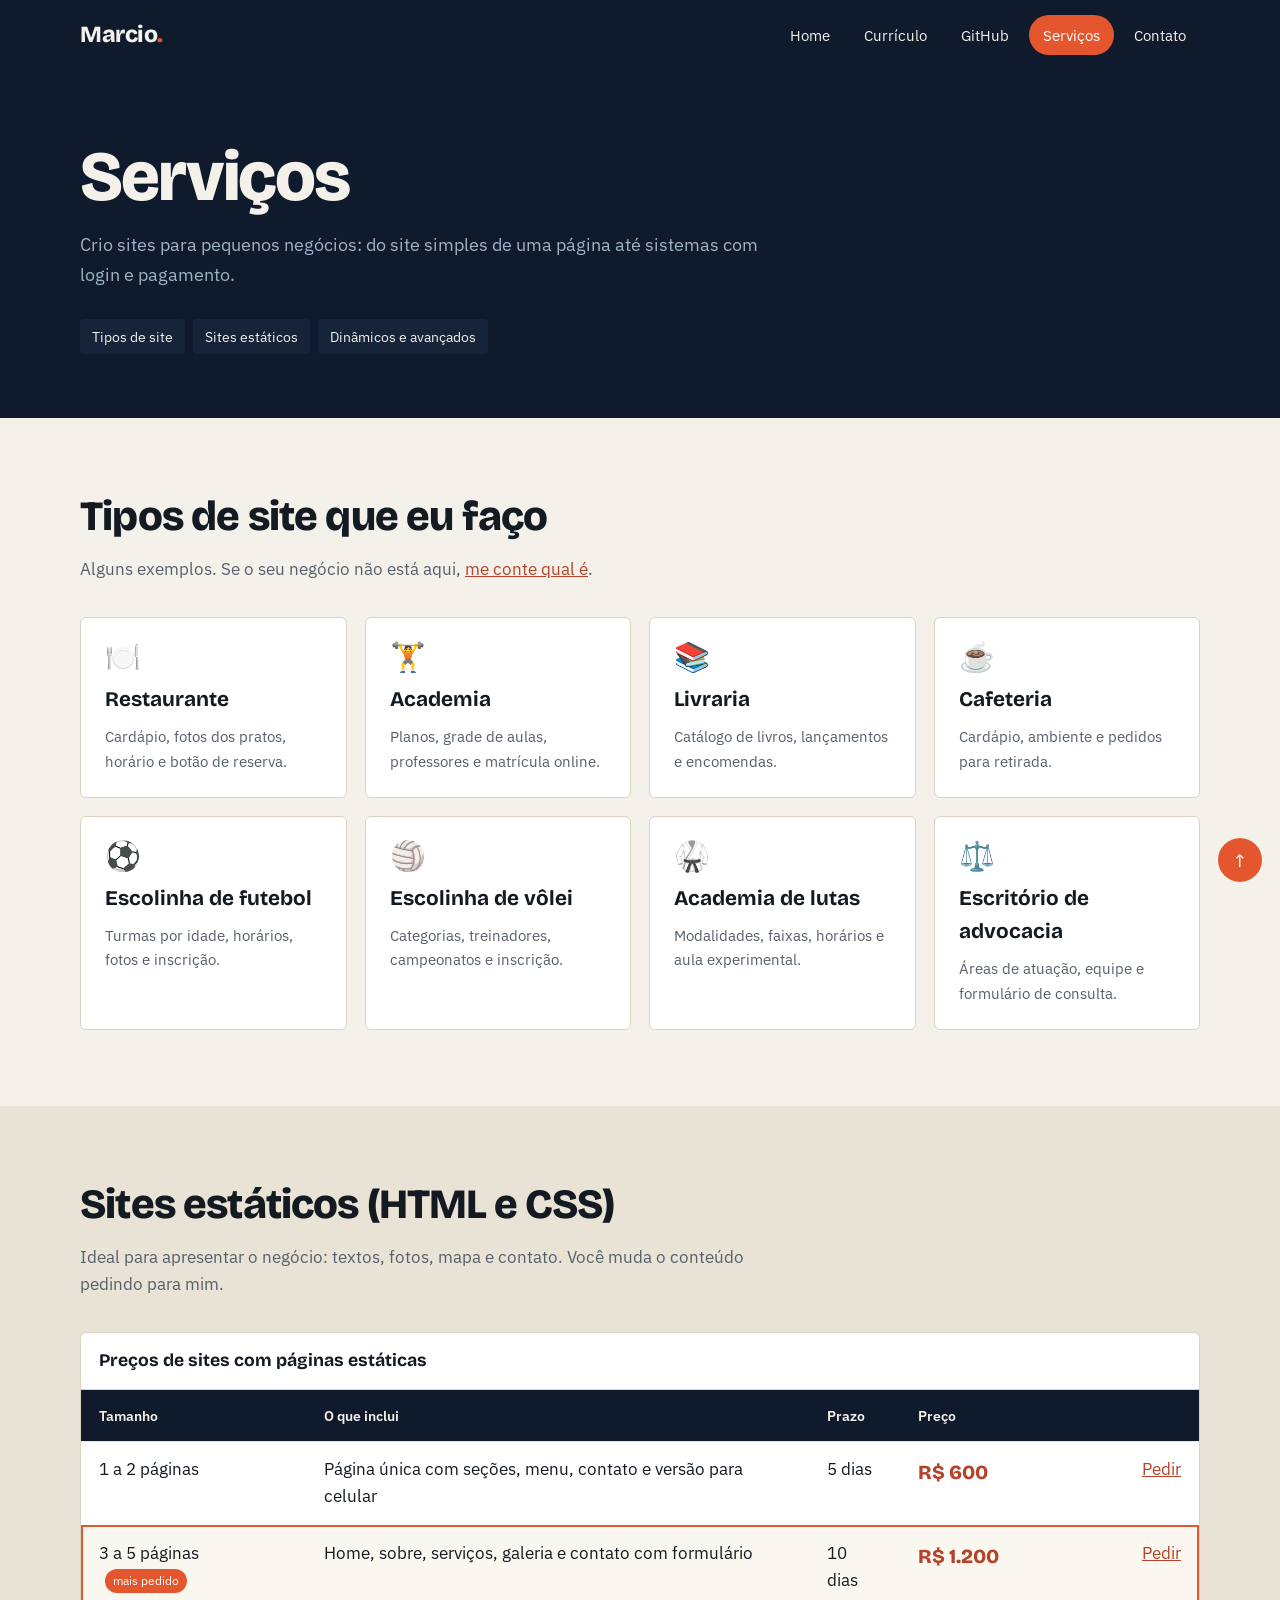
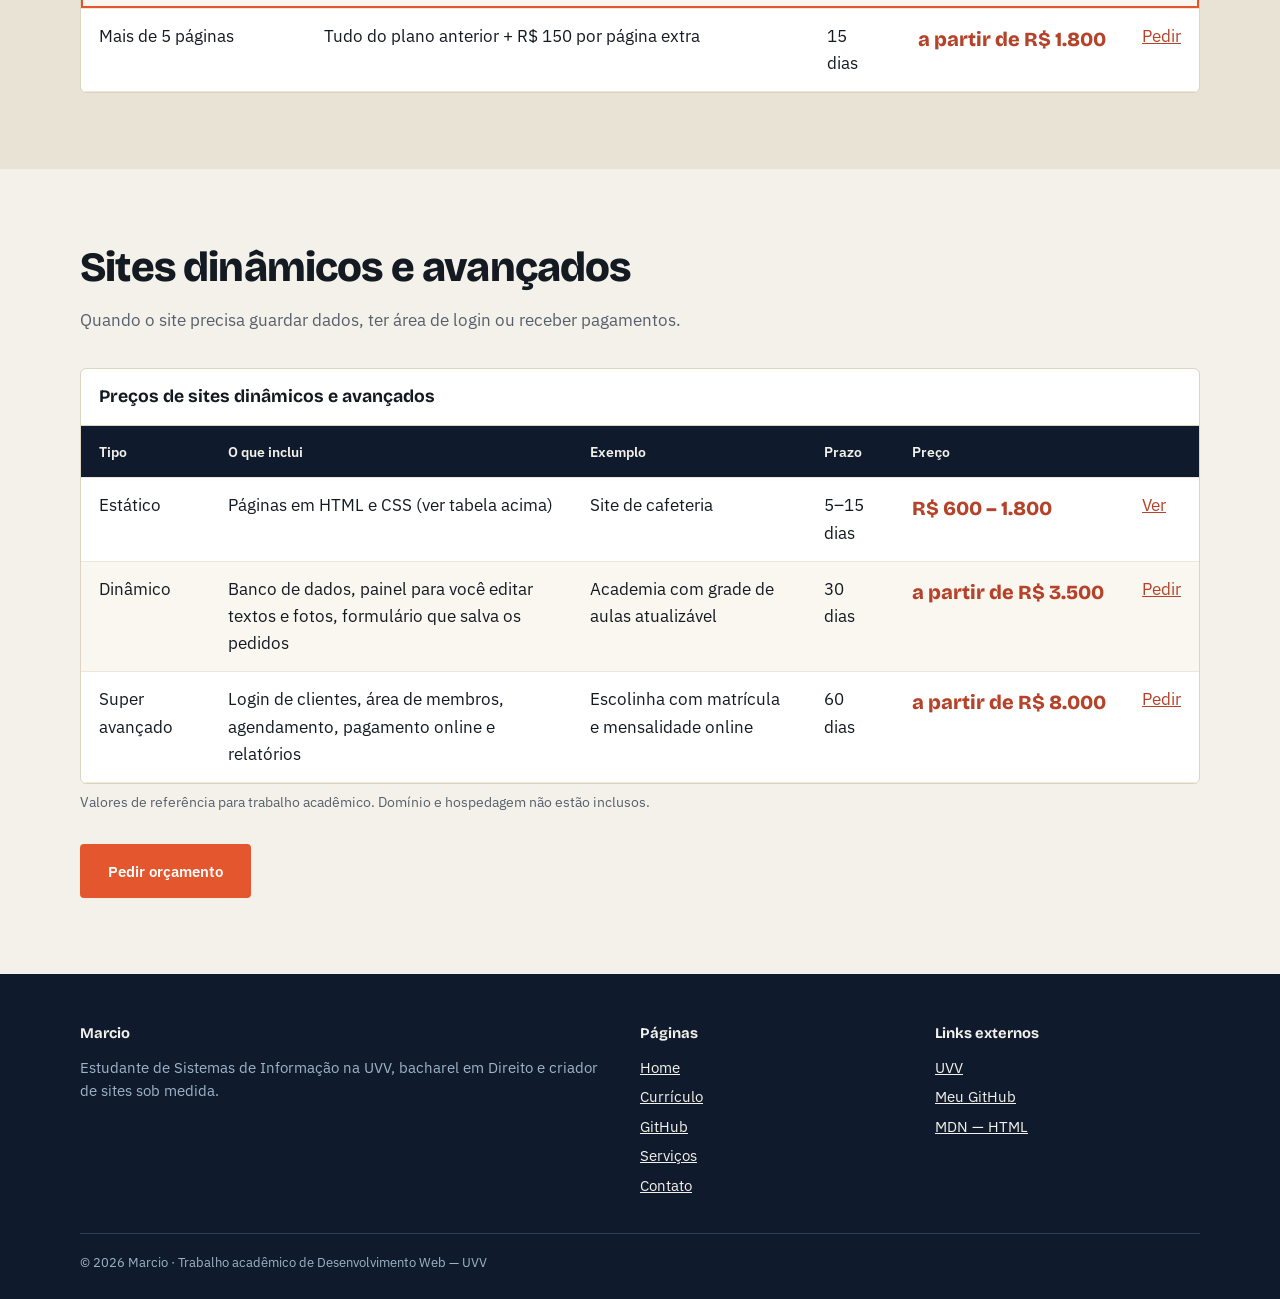
<file: landpagemarcio/servicos.html>
<!DOCTYPE html>
<html lang="pt-BR">
<head>
  <meta charset="UTF-8">
  <meta name="viewport" content="width=device-width, initial-scale=1.0">
  <meta name="description" content="Marcio — estudante de Sistemas de Informação na UVV. Portfólio, currículo e criação de sites.">
  <title>Serviços | Marcio</title>
  <link rel="preconnect" href="https://fonts.googleapis.com">
  <link rel="preconnect" href="https://fonts.gstatic.com" crossorigin>
  <link href="https://fonts.googleapis.com/css2?family=Bricolage+Grotesque:opsz,wght@12..96,700;12..96,800&family=IBM+Plex+Sans:wght@400;600&display=swap" rel="stylesheet">
  <link rel="stylesheet" href="css/style.css">
</head>
<body id="topo">
  <header class="topo">
    <div class="container">
      <a href="index.html" class="marca">Marcio<span>.</span></a>
      <input type="checkbox" id="menu-toggle">
      <label for="menu-toggle" class="menu-botao" aria-label="Abrir menu">☰</label>
      <nav class="menu" aria-label="Menu principal">
        <ul>
          <li><a href="index.html">Home</a></li>
          <li><a href="curriculo.html">Currículo</a></li>
          <li><a href="github.html">GitHub</a></li>
          <li><a href="servicos.html" class="ativo" aria-current="page">Serviços</a></li>
          <li><a href="contato.html">Contato</a></li>
        </ul>
      </nav>
    </div>
  </header>

  <main>
    <section class="cabecalho">
      <div class="container">
        <h1>Serviços</h1>
        <p>Crio sites para pequenos negócios: do site simples de uma página até sistemas com login e pagamento.</p>
        <nav class="indice" aria-label="Nesta página">
          <a href="#tipos">Tipos de site</a>
          <a href="#estaticos">Sites estáticos</a>
          <a href="#avancados">Dinâmicos e avançados</a>
        </nav>
      </div>
    </section>

    <section id="tipos">
      <div class="container">
        <h2>Tipos de site que eu faço</h2>
        <p class="intro">Alguns exemplos. Se o seu negócio não está aqui, <a href="contato.html">me conte qual é</a>.</p>
        <div class="cards">
          <div class="card"><span class="icone">🍽️</span><h3>Restaurante</h3><p>Cardápio, fotos dos pratos, horário e botão de reserva.</p></div>
          <div class="card"><span class="icone">🏋️</span><h3>Academia</h3><p>Planos, grade de aulas, professores e matrícula online.</p></div>
          <div class="card"><span class="icone">📚</span><h3>Livraria</h3><p>Catálogo de livros, lançamentos e encomendas.</p></div>
          <div class="card"><span class="icone">☕</span><h3>Cafeteria</h3><p>Cardápio, ambiente e pedidos para retirada.</p></div>
          <div class="card"><span class="icone">⚽</span><h3>Escolinha de futebol</h3><p>Turmas por idade, horários, fotos e inscrição.</p></div>
          <div class="card"><span class="icone">🏐</span><h3>Escolinha de vôlei</h3><p>Categorias, treinadores, campeonatos e inscrição.</p></div>
          <div class="card"><span class="icone">🥋</span><h3>Academia de lutas</h3><p>Modalidades, faixas, horários e aula experimental.</p></div>
          <div class="card"><span class="icone">⚖️</span><h3>Escritório de advocacia</h3><p>Áreas de atuação, equipe e formulário de consulta.</p></div>
        </div>
      </div>
    </section>

    <section class="alt" id="estaticos">
      <div class="container">
        <h2>Sites estáticos (HTML e CSS)</h2>
        <p class="intro">Ideal para apresentar o negócio: textos, fotos, mapa e contato. Você muda o conteúdo pedindo para mim.</p>
        <div class="tabela-wrap">
          <table>
            <caption>Preços de sites com páginas estáticas</caption>
            <thead><tr><th>Tamanho</th><th>O que inclui</th><th>Prazo</th><th>Preço</th><th></th></tr></thead>
            <tbody>
              <tr><td>1 a 2 páginas</td><td>Página única com seções, menu, contato e versão para celular</td><td>5 dias</td><td class="preco">R$ 600</td><td><a href="contato.html?plano=estatico-1-2">Pedir</a></td></tr>
              <tr class="destaque"><td>3 a 5 páginas <span class="tag">mais pedido</span></td><td>Home, sobre, serviços, galeria e contato com formulário</td><td>10 dias</td><td class="preco">R$ 1.200</td><td><a href="contato.html?plano=estatico-3-5">Pedir</a></td></tr>
              <tr><td>Mais de 5 páginas</td><td>Tudo do plano anterior + R$ 150 por página extra</td><td>15 dias</td><td class="preco">a partir de R$ 1.800</td><td><a href="contato.html?plano=estatico-5mais">Pedir</a></td></tr>
            </tbody>
          </table>
        </div>
      </div>
    </section>

    <section id="avancados">
      <div class="container">
        <h2>Sites dinâmicos e avançados</h2>
        <p class="intro">Quando o site precisa guardar dados, ter área de login ou receber pagamentos.</p>
        <div class="tabela-wrap">
          <table>
            <caption>Preços de sites dinâmicos e avançados</caption>
            <thead><tr><th>Tipo</th><th>O que inclui</th><th>Exemplo</th><th>Prazo</th><th>Preço</th><th></th></tr></thead>
            <tbody>
              <tr><td>Estático</td><td>Páginas em HTML e CSS (ver tabela acima)</td><td>Site de cafeteria</td><td>5–15 dias</td><td class="preco">R$ 600 – 1.800</td><td><a href="#estaticos">Ver</a></td></tr>
              <tr><td>Dinâmico</td><td>Banco de dados, painel para você editar textos e fotos, formulário que salva os pedidos</td><td>Academia com grade de aulas atualizável</td><td>30 dias</td><td class="preco">a partir de R$ 3.500</td><td><a href="contato.html?plano=dinamico">Pedir</a></td></tr>
              <tr><td>Super avançado</td><td>Login de clientes, área de membros, agendamento, pagamento online e relatórios</td><td>Escolinha com matrícula e mensalidade online</td><td>60 dias</td><td class="preco">a partir de R$ 8.000</td><td><a href="contato.html?plano=avancado">Pedir</a></td></tr>
            </tbody>
          </table>
        </div>
        <p class="legenda">Valores de referência para trabalho acadêmico. Domínio e hospedagem não estão inclusos.</p>
        <div class="acoes"><a href="contato.html" class="botao">Pedir orçamento</a></div>
      </div>
    </section>
  </main>

  <footer>
    <div class="container">
      <div>
        <h4>Marcio</h4>
        <p>Estudante de Sistemas de Informação na UVV, bacharel em Direito e criador de sites sob medida.</p>
      </div>
      <div>
        <h4>Páginas</h4>
        <ul>
          <li><a href="index.html">Home</a></li>
          <li><a href="curriculo.html">Currículo</a></li>
          <li><a href="github.html">GitHub</a></li>
          <li><a href="servicos.html">Serviços</a></li>
          <li><a href="contato.html">Contato</a></li>
        </ul>
      </div>
      <div>
        <h4>Links externos</h4>
        <ul>
          <li><a href="https://www.uvv.br/" target="_blank" rel="noopener">UVV</a></li>
          <li><a href="https://github.com/SEU-USUARIO" target="_blank" rel="noopener">Meu GitHub</a></li>
          <li><a href="https://developer.mozilla.org/pt-BR/docs/Web/HTML" target="_blank" rel="noopener">MDN — HTML</a></li>
        </ul>
      </div>
      <p class="copy">© 2026 Marcio · Trabalho acadêmico de Desenvolvimento Web — UVV</p>
    </div>
  </footer>
  <a href="#topo" class="voltar-topo" aria-label="Voltar ao topo">↑</a>
  <script src="js/script.js"></script>
</body>
</html>
</file>
<file: landpagemarcio/css/style.css>
/* ===== Portfólio Marcio — folha de estilo ===== */
:root {
  --navy: #0f1b2d;
  --navy-2: #16243a;
  --navy-3: #2c3e5c;
  --creme: #f4f1ea;
  --creme-2: #e9e3d6;
  --tinta: #141a22;
  --cinza: #56606c;
  --coral: #e4572e;
  --coral-escuro: #b5432a;
  --azul-claro: #9fb3c8;
  --erro: #b3261e;
  --titulo: 'Bricolage Grotesque', 'Segoe UI', Arial, sans-serif;
  --texto: 'IBM Plex Sans', 'Segoe UI', Arial, sans-serif;
  --largura: 1120px;
}
* { box-sizing: border-box; margin: 0; padding: 0; }
html { scroll-behavior: smooth; scroll-padding-top: 84px; }
body { font-family: var(--texto); background: var(--creme); color: var(--tinta); line-height: 1.6; font-size: 17px; }
img, video, audio { max-width: 100%; display: block; }
a { color: var(--coral-escuro); }
a:hover { color: var(--navy); }
.container { width: min(var(--largura), 100% - 40px); margin-inline: auto; }

/* ---------- Menu ---------- */
.topo { position: sticky; top: 0; z-index: 20; background: var(--navy); }
.topo .container { height: 70px; display: flex; align-items: center; justify-content: space-between; }
.marca { font-family: var(--titulo); font-weight: 800; font-size: 1.45rem; color: var(--creme); text-decoration: none; letter-spacing: -.02em; }
.marca span { color: var(--coral); }
.menu ul { list-style: none; display: flex; gap: 6px; }
.menu a { display: block; color: var(--creme); text-decoration: none; padding: 8px 14px; border-radius: 999px; font-size: .95rem; }
.menu a:hover { background: var(--navy-3); color: var(--creme); }
.menu a.ativo { background: var(--coral); color: #fff; }
#menu-toggle, .menu-botao { display: none; }

/* ---------- Cabeçalho de página ---------- */
.cabecalho { background: var(--navy); color: var(--creme); padding: 72px 0 64px; }
.cabecalho h1 { font-family: var(--titulo); font-weight: 800; font-size: clamp(2.4rem, 6vw, 4.4rem); line-height: 1; letter-spacing: -.03em; }
.cabecalho p { color: var(--azul-claro); font-size: 1.15rem; margin-top: 18px; max-width: 38em; }

/* Hero da home com foto */
.hero .container { display: grid; grid-template-columns: 1.4fr 1fr; gap: 56px; align-items: center; }
.hero .foto { position: relative; }
.hero .foto img { width: 100%; aspect-ratio: 4/5; object-fit: cover; border-radius: 6px; }
.hero .foto::after { content: ''; position: absolute; inset: 14px -14px -14px 14px; border: 3px solid var(--coral); border-radius: 6px; z-index: -1; }
.hero .foto { z-index: 0; }
.selo { display: inline-flex; flex-wrap: wrap; gap: 8px; margin-top: 26px; }
.selo span { border: 1px solid var(--navy-3); color: var(--creme); padding: 6px 14px; border-radius: 999px; font-size: .9rem; }

/* ---------- Seções ---------- */
section { padding: 76px 0; }
.alt { background: var(--creme-2); }
h2 { font-family: var(--titulo); font-weight: 800; font-size: clamp(1.8rem, 3.6vw, 2.6rem); letter-spacing: -.02em; line-height: 1.1; margin-bottom: 16px; }
h3 { font-family: var(--titulo); font-weight: 700; font-size: 1.3rem; margin-bottom: 8px; }
.intro { color: var(--cinza); max-width: 42em; margin-bottom: 34px; }
.duas { display: grid; grid-template-columns: 1fr 1fr; gap: 48px; }
.duas p + p { margin-top: 14px; }

/* Índice ancorado da home */
.indice { display: flex; flex-wrap: wrap; gap: 8px; margin-top: 30px; }
.indice a { color: var(--creme); text-decoration: none; font-size: .9rem; padding: 6px 12px; background: var(--navy-2); border-radius: 4px; }
.indice a:hover { background: var(--coral); color: #fff; }

/* Cartões */
.cards { display: grid; grid-template-columns: repeat(auto-fit, minmax(230px, 1fr)); gap: 18px; }
.card { background: #fff; border: 1px solid #dcd4c3; border-radius: 6px; padding: 24px; }
.card .icone { font-size: 1.8rem; line-height: 1; margin-bottom: 12px; display: block; }
.card p { color: var(--cinza); font-size: .95rem; }

/* Barras de habilidade */
.habilidades { list-style: none; }
.habilidades li { margin-bottom: 16px; }
.habilidades .nome { display: flex; justify-content: space-between; font-size: .95rem; font-weight: 600; }
.barra { height: 8px; background: #dcd4c3; border-radius: 99px; overflow: hidden; margin-top: 6px; }
.barra span { display: block; height: 100%; background: var(--coral); border-radius: 99px; }

/* Linha do tempo (sequência real) */
.timeline { list-style: none; border-left: 3px solid var(--coral); padding-left: 26px; }
.timeline li { position: relative; padding-bottom: 26px; }
.timeline li::before { content: ''; position: absolute; left: -35px; top: 6px; width: 15px; height: 15px; border-radius: 50%; background: var(--creme); border: 3px solid var(--coral); }
.timeline .quando { font-size: .85rem; color: var(--coral-escuro); font-weight: 600; }
.timeline strong { display: block; font-family: var(--titulo); font-size: 1.15rem; }

/* ---------- Tabelas ---------- */
.tabela-wrap { overflow-x: auto; border-radius: 6px; border: 1px solid #dcd4c3; background: #fff; }
table { width: 100%; border-collapse: collapse; min-width: 620px; }
caption { text-align: left; padding: 14px 18px; font-family: var(--titulo); font-weight: 700; font-size: 1.1rem; border-bottom: 1px solid #dcd4c3; }
th, td { padding: 14px 18px; text-align: left; vertical-align: top; border-bottom: 1px solid #eee6d6; }
thead th { background: var(--navy); color: var(--creme); font-weight: 600; font-size: .9rem; }
tbody tr:nth-child(even) { background: #faf7f1; }
tbody tr:hover { background: #fdeee8; }
.preco { font-family: var(--titulo); font-weight: 800; font-size: 1.25rem; color: var(--coral-escuro); white-space: nowrap; }
tr.destaque { outline: 2px solid var(--coral); outline-offset: -2px; }
.tag { display: inline-block; font-size: .78rem; background: var(--coral); color: #fff; padding: 2px 8px; border-radius: 99px; margin-left: 6px; vertical-align: middle; }

/* ---------- Mídia ---------- */
.midia { display: grid; grid-template-columns: 1.5fr 1fr; gap: 28px; align-items: start; }
.midia video { width: 100%; border-radius: 6px; background: var(--navy); }
.player { background: var(--navy); color: var(--creme); border-radius: 6px; padding: 24px; }
.player p { color: var(--azul-claro); font-size: .92rem; margin: 6px 0 16px; }
.player audio { width: 100%; }
.legenda { font-size: .85rem; color: var(--cinza); margin-top: 8px; }

/* ---------- Botões ---------- */
.botao { display: inline-block; padding: 13px 26px; border-radius: 4px; font-weight: 600; text-decoration: none; border: 2px solid var(--coral); background: var(--coral); color: #fff; cursor: pointer; font-family: var(--texto); font-size: .95rem; }
.botao:hover { background: var(--coral-escuro); border-color: var(--coral-escuro); color: #fff; }
.botao.linha { background: transparent; color: var(--creme); border-color: var(--creme); }
.botao.linha:hover { background: var(--creme); color: var(--navy); }
.botao.escuro { background: transparent; color: var(--navy); border-color: var(--navy); }
.botao.escuro:hover { background: var(--navy); color: var(--creme); }
.acoes { display: flex; flex-wrap: wrap; gap: 12px; margin-top: 30px; }

/* ---------- Currículo ---------- */
.cv { background: #fff; border: 1px solid #dcd4c3; border-radius: 6px; padding: 48px; display: grid; grid-template-columns: 1fr 2.2fr; gap: 44px; }
.cv aside h3, .cv .bloco h3 { font-size: 1rem; text-transform: none; color: var(--coral-escuro); border-bottom: 2px solid var(--creme-2); padding-bottom: 6px; margin: 26px 0 12px; }
.cv aside h3:first-child, .cv .bloco:first-child h3 { margin-top: 0; }
.cv ul { list-style: none; }
.cv aside li { margin-bottom: 6px; font-size: .95rem; }
.cv .exp { margin-bottom: 20px; }
.cv .exp strong { font-family: var(--titulo); font-size: 1.1rem; }
.cv .exp .periodo { font-size: .85rem; color: var(--cinza); display: block; }
.cv .exp ul { list-style: disc; margin: 6px 0 0 20px; color: var(--cinza); font-size: .95rem; }

/* ---------- GitHub ---------- */
.github-card { display: grid; grid-template-columns: 1.4fr 1fr; gap: 40px; align-items: center; }
.github-card img { border-radius: 10px; box-shadow: 0 18px 40px rgba(15,27,45,.25); }

/* ---------- Formulário ---------- */
.contato-grid { display: grid; grid-template-columns: 1fr 1.7fr; gap: 52px; }
form { background: #fff; border: 1px solid #dcd4c3; border-radius: 6px; padding: 32px; }
fieldset { border: none; margin-bottom: 24px; }
legend { font-family: var(--titulo); font-weight: 700; font-size: 1.2rem; margin-bottom: 12px; }
.linha2 { display: grid; grid-template-columns: 1fr 1fr; gap: 16px; }
.campo { display: flex; flex-direction: column; margin-bottom: 16px; }
label, .rotulo { font-size: .9rem; font-weight: 600; margin-bottom: 6px; }
input[type=text], input[type=tel], input[type=email], input[type=date], input[type=number], select, textarea {
  font: inherit; font-size: 1rem; padding: 11px 12px; border: 1px solid #c7bea9; border-radius: 4px; background: #fff; color: var(--tinta);
}
input:focus, select:focus, textarea:focus { outline: 2px solid var(--coral); outline-offset: 1px; border-color: var(--coral); }
textarea { min-height: 120px; resize: vertical; }
.opcoes { display: flex; flex-wrap: wrap; gap: 10px 22px; }
.opcoes label { font-weight: 400; display: flex; align-items: center; gap: 8px; margin: 0; cursor: pointer; }
input[type=radio], input[type=checkbox], input[type=range] { accent-color: var(--coral); }
input[type=radio], input[type=checkbox] { width: 18px; height: 18px; }
.ajuda { font-size: .82rem; color: var(--cinza); margin-top: 5px; }
.erro-msg { font-size: .85rem; color: var(--erro); margin-top: 5px; }
.campo.invalido input, .campo.invalido select, .campo.invalido textarea { border-color: var(--erro); }
.sucesso { display: none; margin-top: 18px; padding: 16px; border-left: 4px solid var(--coral); background: #fdeee8; }
.sucesso.mostrar { display: block; }

/* ---------- Rodapé ---------- */
footer { background: var(--navy); color: var(--azul-claro); padding: 48px 0 26px; font-size: .92rem; }
footer .container { display: grid; grid-template-columns: 2fr 1fr 1fr; gap: 30px; }
footer h4 { color: var(--creme); font-family: var(--titulo); margin-bottom: 10px; }
footer ul { list-style: none; }
footer li { margin: 6px 0; }
footer a { color: var(--creme); }
footer a:hover { color: var(--coral); }
.copy { grid-column: 1 / -1; border-top: 1px solid var(--navy-3); padding-top: 18px; font-size: .82rem; }
.voltar-topo { position: fixed; right: 18px; bottom: 18px; width: 44px; height: 44px; display: grid; place-items: center; background: var(--coral); color: #fff; text-decoration: none; border-radius: 50%; font-size: 1.2rem; z-index: 30; }
.voltar-topo:hover { background: var(--navy); color: #fff; }

/* ---------- Responsivo ---------- */
@media (max-width: 920px) {
  .hero .container, .duas, .midia, .github-card, .contato-grid, .cv { grid-template-columns: 1fr; gap: 32px; }
  .hero .foto { max-width: 340px; }
  .cv { padding: 28px; }
  footer .container { grid-template-columns: 1fr 1fr; }
}
@media (max-width: 720px) {
  body { font-size: 16px; }
  .menu-botao { display: block; color: var(--creme); font-size: 1.7rem; cursor: pointer; padding: 6px; }
  .menu { position: absolute; top: 70px; left: 0; right: 0; background: var(--navy); max-height: 0; overflow: hidden; transition: max-height .3s; }
  .menu ul { flex-direction: column; padding: 8px 16px 16px; }
  #menu-toggle:checked ~ .menu { max-height: 420px; }
  .cabecalho { padding: 48px 0 44px; }
  section { padding: 54px 0; }
  .linha2 { grid-template-columns: 1fr; gap: 0; }
  form { padding: 22px; }
  footer .container { grid-template-columns: 1fr; }
}

/* ---------- Impressão do currículo ---------- */
@media print {
  .topo, footer, .voltar-topo, .cabecalho, .nao-imprimir { display: none !important; }
  body { background: #fff; }
  section { padding: 0; }
  .cv { border: none; padding: 0; }
}
</file>
